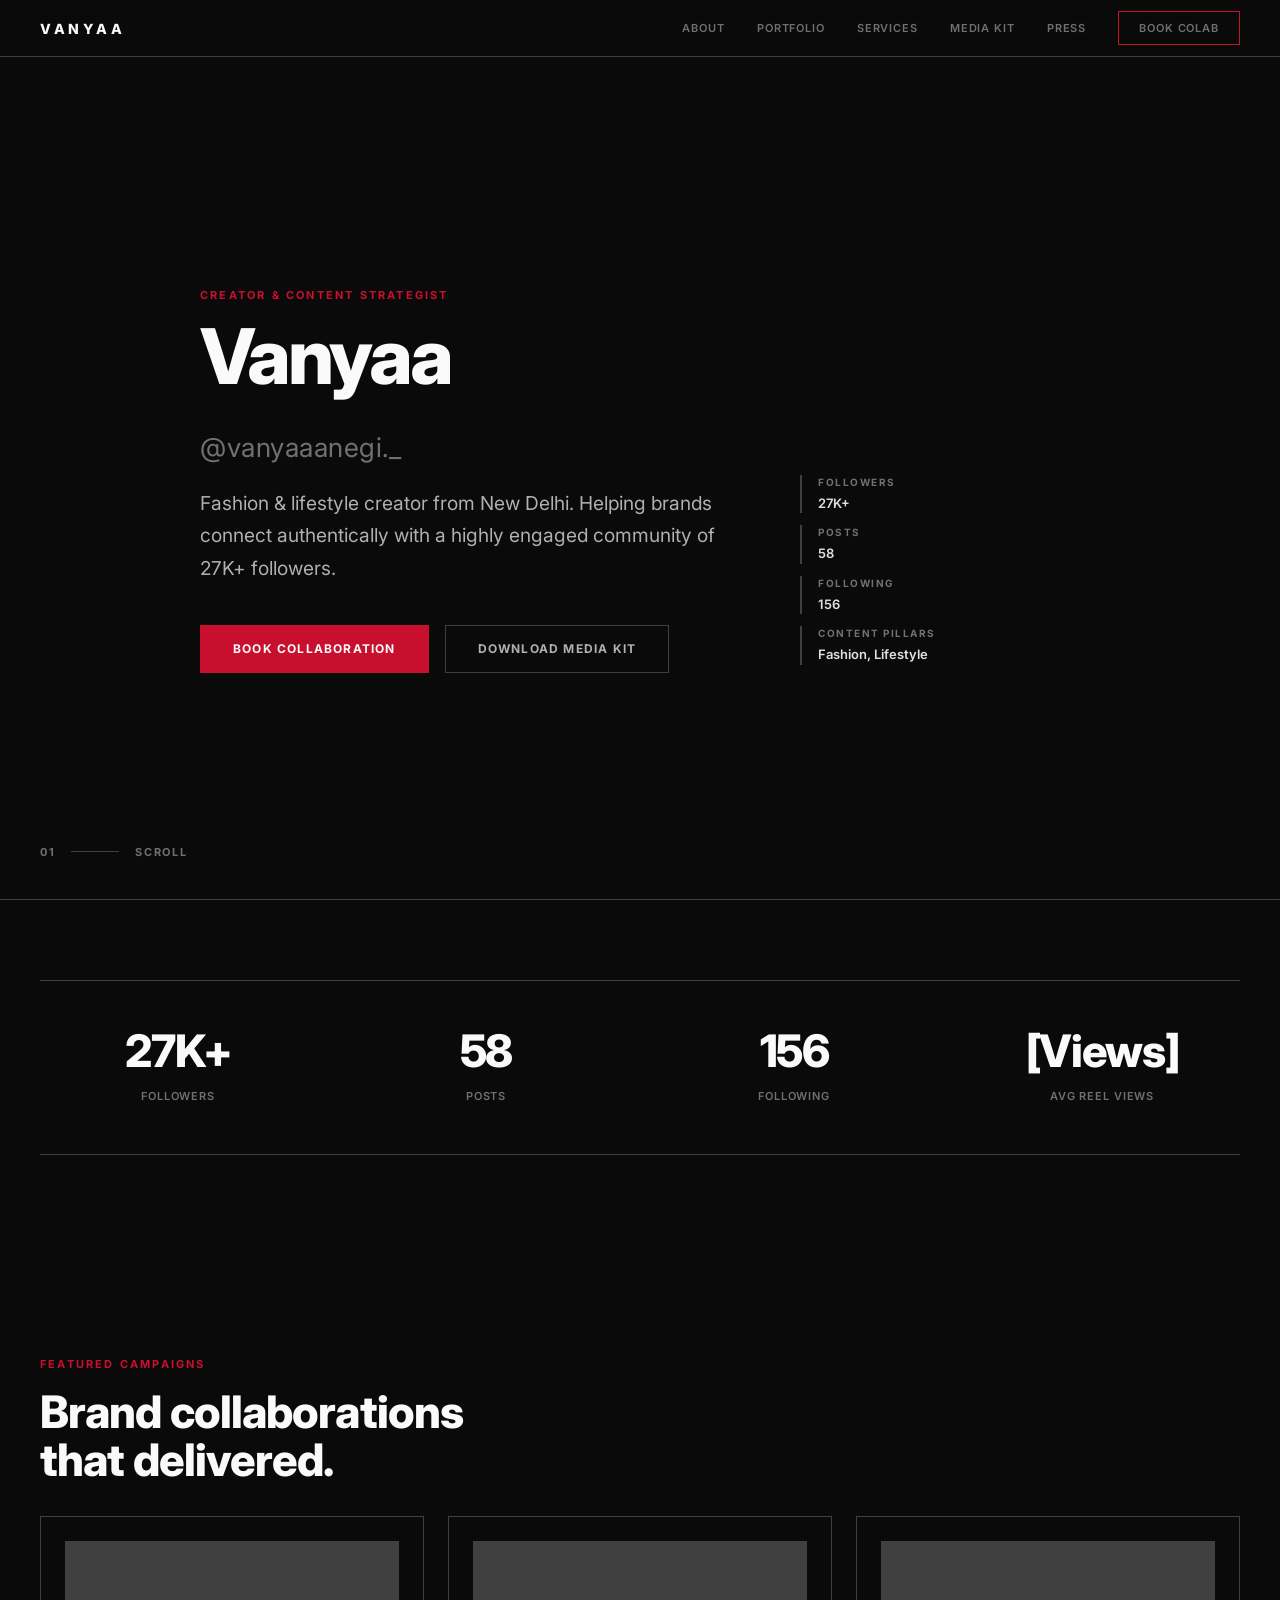
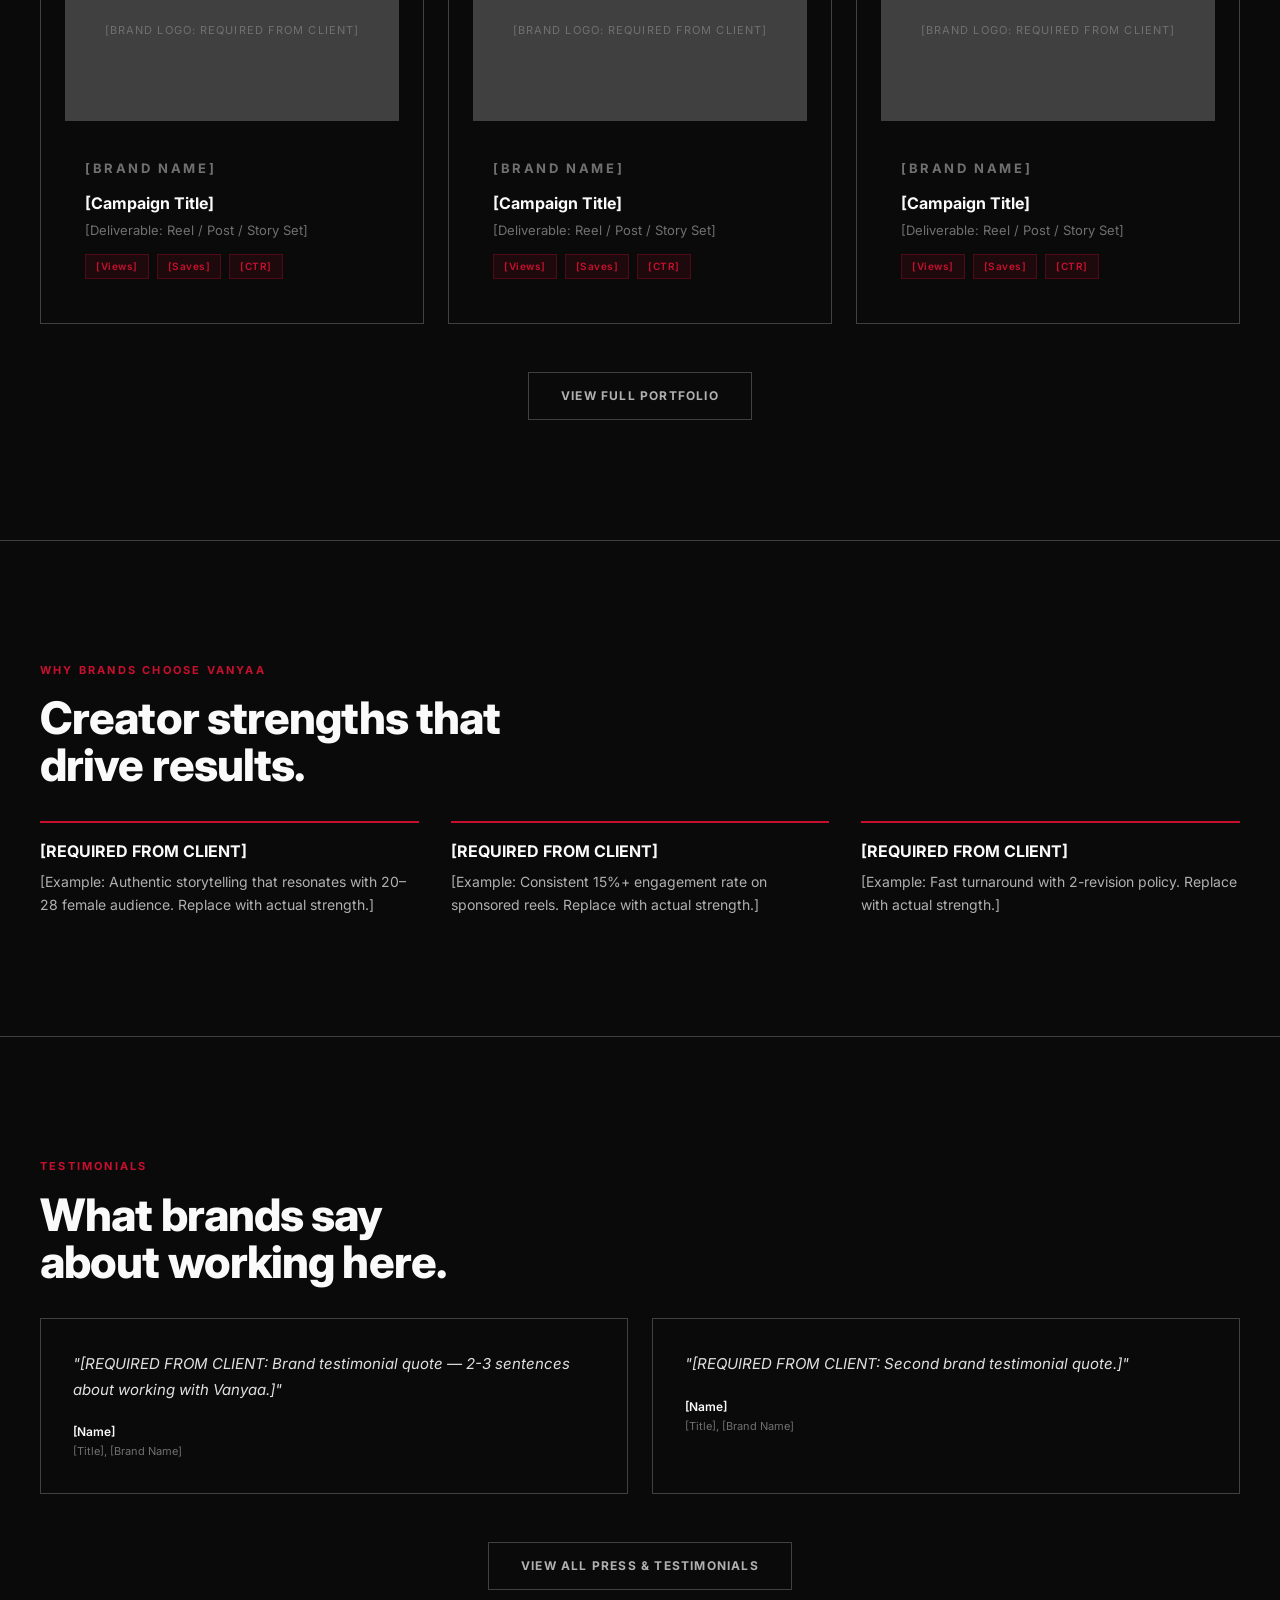
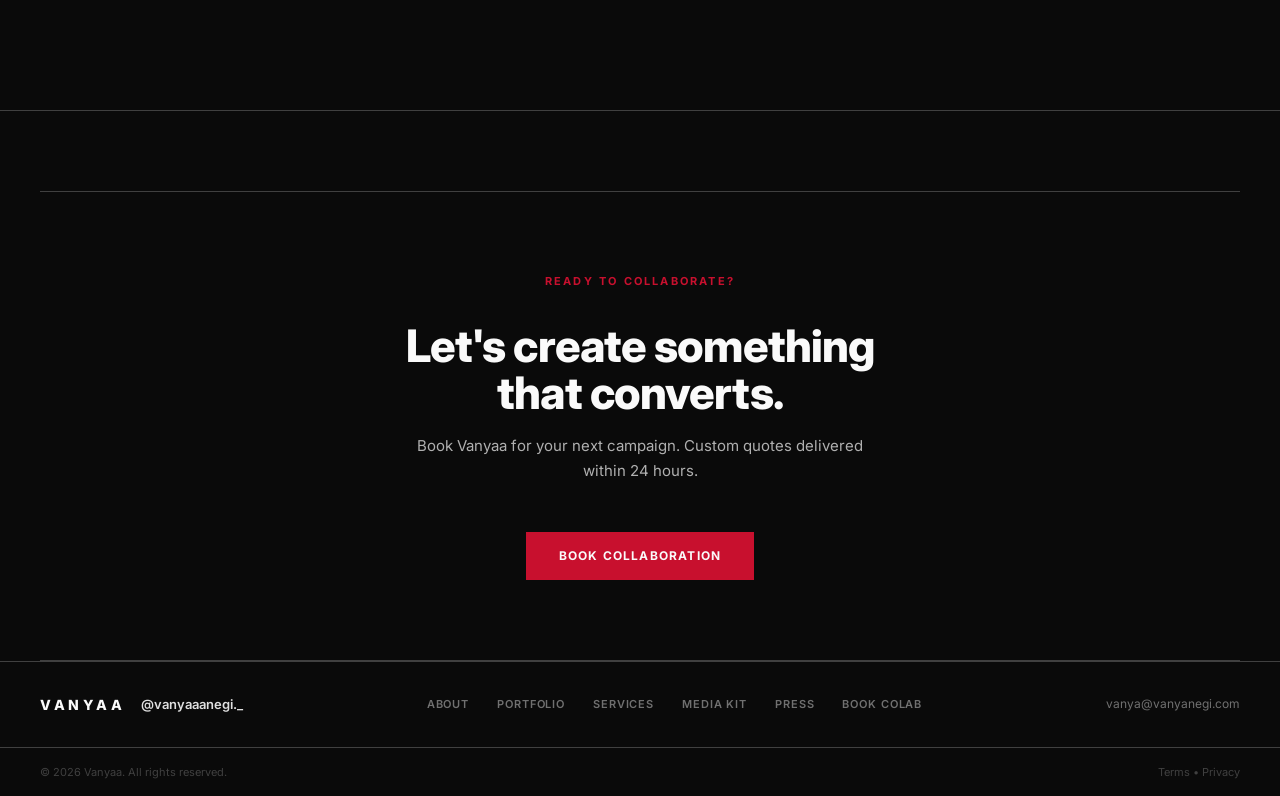
<file: index.html>
<!doctype html>
<html lang="en">
  <head>
    <meta charset="UTF-8" />
    <meta name="viewport" content="width=device-width, initial-scale=1.0" />
    <title>Vanyaa (@vanyaaanegi._) — Creator Portfolio</title>
    <meta name="description" content="Vanya Negi — Delhi-based fashion & lifestyle creator helping brands connect authentically with 27K+ engaged followers." />
    <meta property="og:title" content="Vanyaa (@vanyaaanegi._) — Creator Portfolio" />
    <meta property="og:description" content="Vanya Negi (@vanyaaanegi._) — Fashion & lifestyle creator from New Delhi with 27K+ followers." />
    <meta property="og:image" content="assets/images/og-image.jpg" />
    <meta property="og:url" content="https://vanyaaanegi.com" />
    <meta name="twitter:card" content="summary_large_image" />
    <link rel="preconnect" href="https://fonts.googleapis.com" />
    <link rel="preconnect" href="https://fonts.gstatic.com" crossorigin />
    <link href="https://fonts.googleapis.com/css2?family=Inter:wght@300;400;500;600;700;800&display=swap" rel="stylesheet" />
    <link rel="stylesheet" href="assets/css/styles.css" />
  </head>
  <body>
    <!-- HEADER -->
    <header class="site-header" id="navbar">
      <div class="header-inner">
        <div class="brand">VANYAA</div>
        <nav class="nav-links">
          <a href="about.html">About</a>
          <a href="portfolio.html">Portfolio</a>
          <a href="services.html">Services</a>
          <a href="media-kit.html">Media Kit</a>
          <a href="press.html">Press</a>
          <a href="work-with-me.html" class="nav-cta">Book Colab</a>
        </nav>
      </div>
    </header>

    <main>
      <!-- HERO -->
      <section class="hero section">
        <div class="container">
          <div class="hero-grid">
            <div class="hero-text">
              <p class="eyebrow">Creator & Content Strategist</p>
              <h1>
                Vanyaa<br />
                <span style="font-size: 0.35em; font-weight: 400; letter-spacing: 0.02em; color: var(--gray-3);">@vanyaaanegi._</span>
              </h1>
              <p class="lead" style="font-size: clamp(1rem, 1.8vw, 1.2rem); line-height: 1.7; color: var(--gray-2); max-width: 520px; margin: 16px 0 0;">
                Fashion & lifestyle creator from New Delhi. Helping brands connect authentically with a highly engaged community of 27K+ followers.
              </p>
              <div class="hero-actions">
                <a href="work-with-me.html" class="btn btn-primary">Book Collaboration</a>
                <a href="media-kit.html" class="btn btn-outline">Download Media Kit</a>
              </div>
            </div>
            <div class="hero-meta">
              <div class="meta-item">
                <span class="meta-label">Followers</span>
                <span class="meta-value">27K+</span>
              </div>
              <div class="meta-item">
                <span class="meta-label">Posts</span>
                <span class="meta-value">58</span>
              </div>
              <div class="meta-item">
                <span class="meta-label">Following</span>
                <span class="meta-value">156</span>
              </div>
              <div class="meta-item">
              <span class="meta-label">Content Pillars</span>
              <span class="meta-value">Fashion, Lifestyle</span>
              </div>
            </div>
          </div>
        </div>
        <div style="position: absolute; bottom: 40px; left: 40px; display: flex; align-items: center; gap: 16px; font-size: 11px; font-weight: 700; letter-spacing: 0.15em; text-transform: uppercase; color: var(--gray-3);">
          <span>01</span>
          <div style="width: 48px; height: 1px; background: var(--gray-4);"></div>
          <span>Scroll</span>
        </div>
      </section>

      <!-- METRICS STRIP -->
      <section class="container">
        <div class="metrics-strip">
          <div class="metric-item">
            <span class="metric-value">27K+</span>
            <span class="metric-label">Followers</span>
          </div>
          <div class="metric-item">
            <span class="metric-value">58</span>
            <span class="metric-label">Posts</span>
          </div>
          <div class="metric-item">
            <span class="metric-value">156</span>
            <span class="metric-label">Following</span>
          </div>
          <div class="metric-item">
            <span class="metric-value">[Views]</span>
            <span class="metric-label">Avg Reel Views</span>
          </div>
        </div>
      </section>

      <!-- FEATURED CAMPAIGNS -->
      <section class="section">
        <div class="container">
          <p class="eyebrow">Featured Campaigns</p>
          <h2>Brand collaborations<br />that delivered.</h2>
          <div class="campaigns-grid">
            <!-- Campaign 1 -->
            <div class="campaign-card">
              <div class="campaign-placeholder">[Brand Logo: REQUIRED FROM CLIENT]</div>
              <div class="campaign-content" style="padding: 20px;">
                <p class="campaign-brand">[Brand Name]</p>
                <h3 style="font-size: 1rem; margin-bottom: 8px;">[Campaign Title]</h3>
                <p style="font-size: 13px; color: var(--gray-3); margin-bottom: 12px;">[Deliverable: Reel / Post / Story Set]</p>
                <div class="metric-badges">
                  <span class="badge">[Views]</span>
                  <span class="badge">[Saves]</span>
                  <span class="badge">[CTR]</span>
                </div>
              </div>
            </div>
            <!-- Campaign 2 -->
            <div class="campaign-card">
              <div class="campaign-placeholder">[Brand Logo: REQUIRED FROM CLIENT]</div>
              <div class="campaign-content" style="padding: 20px;">
                <p class="campaign-brand">[Brand Name]</p>
                <h3 style="font-size: 1rem; margin-bottom: 8px;">[Campaign Title]</h3>
                <p style="font-size: 13px; color: var(--gray-3); margin-bottom: 12px;">[Deliverable: Reel / Post / Story Set]</p>
                <div class="metric-badges">
                  <span class="badge">[Views]</span>
                  <span class="badge">[Saves]</span>
                  <span class="badge">[CTR]</span>
                </div>
              </div>
            </div>
            <!-- Campaign 3 -->
            <div class="campaign-card">
              <div class="campaign-placeholder">[Brand Logo: REQUIRED FROM CLIENT]</div>
              <div class="campaign-content" style="padding: 20px;">
                <p class="campaign-brand">[Brand Name]</p>
                <h3 style="font-size: 1rem; margin-bottom: 8px;">[Campaign Title]</h3>
                <p style="font-size: 13px; color: var(--gray-3); margin-bottom: 12px;">[Deliverable: Reel / Post / Story Set]</p>
                <div class="metric-badges">
                  <span class="badge">[Views]</span>
                  <span class="badge">[Saves]</span>
                  <span class="badge">[CTR]</span>
                </div>
              </div>
            </div>
          </div>
          <div style="text-align: center; margin-top: 48px;">
            <a href="portfolio.html" class="btn btn-outline">View Full Portfolio</a>
          </div>
        </div>
      </section>

      <!-- WHY BRANDS WORK WITH VANYAA -->
      <section class="section">
        <div class="container">
          <p class="eyebrow">Why Brands Choose Vanyaa</p>
          <h2>Creator strengths that<br />drive results.</h2>
          <div class="why-grid">
            <div class="why-item">
              <h3>[REQUIRED FROM CLIENT]</h3>
              <p>[Example: Authentic storytelling that resonates with 20–28 female audience. Replace with actual strength.]</p>
            </div>
            <div class="why-item">
              <h3>[REQUIRED FROM CLIENT]</h3>
              <p>[Example: Consistent 15%+ engagement rate on sponsored reels. Replace with actual strength.]</p>
            </div>
            <div class="why-item">
              <h3>[REQUIRED FROM CLIENT]</h3>
              <p>[Example: Fast turnaround with 2-revision policy. Replace with actual strength.]</p>
            </div>
          </div>
        </div>
      </section>

      <!-- TESTIMONIALS PREVIEW -->
      <section class="section">
        <div class="container">
          <p class="eyebrow">Testimonials</p>
          <h2>What brands say<br />about working here.</h2>
          <div class="testimonials-preview">
            <div class="testimonial-card">
              <blockquote>"[REQUIRED FROM CLIENT: Brand testimonial quote — 2-3 sentences about working with Vanyaa.]"</blockquote>
              <p class="testimonial-author">[Name]</p>
              <p class="testimonial-role">[Title], [Brand Name]</p>
            </div>
            <div class="testimonial-card">
              <blockquote>"[REQUIRED FROM CLIENT: Second brand testimonial quote.]"</blockquote>
              <p class="testimonial-author">[Name]</p>
              <p class="testimonial-role">[Title], [Brand Name]</p>
            </div>
          </div>
          <div style="text-align: center; margin-top: 48px;">
            <a href="press.html" class="btn btn-outline">View All Press & Testimonials</a>
          </div>
        </div>
      </section>

      <!-- PRIMARY CTA -->
      <section class="container">
        <div class="cta-section">
          <p class="eyebrow">Ready to Collaborate?</p>
          <h2 style="font-size: clamp(1.8rem, 3.5vw, 2.8rem);">Let's create something<br />that converts.</h2>
          <p>Book Vanyaa for your next campaign. Custom quotes delivered within 24 hours.</p>
          <a href="work-with-me.html" class="btn btn-primary" style="margin-top: 16px;">Book Collaboration</a>
        </div>
      </section>
    </main>

    <!-- FOOTER -->
    <footer class="site-footer">
      <div class="footer-inner">
        <div class="footer-left">
          <span class="footer-brand">VANYAA</span>
          <span class="footer-name">@vanyaaanegi._</span>
        </div>
        <div class="footer-links">
          <a href="about.html">About</a>
          <a href="portfolio.html">Portfolio</a>
          <a href="services.html">Services</a>
          <a href="media-kit.html">Media Kit</a>
          <a href="press.html">Press</a>
          <a href="work-with-me.html">Book Colab</a>
        </div>
        <div class="footer-right">
          <span>vanya@vanyanegi.com</span>
        </div>
      </div>
      <div class="footer-bottom">
        <span>© 2026 Vanyaa. All rights reserved.</span>
        <span><a href="terms.html" style="color: var(--gray-4);">Terms</a> • <a href="privacy.html" style="color: var(--gray-4);">Privacy</a></span>
      </div>
    </footer>

    <script src="assets/js/main.js"></script>
    <script src="assets/js/analytics.js"></script>
  </body>
</html>
</file>
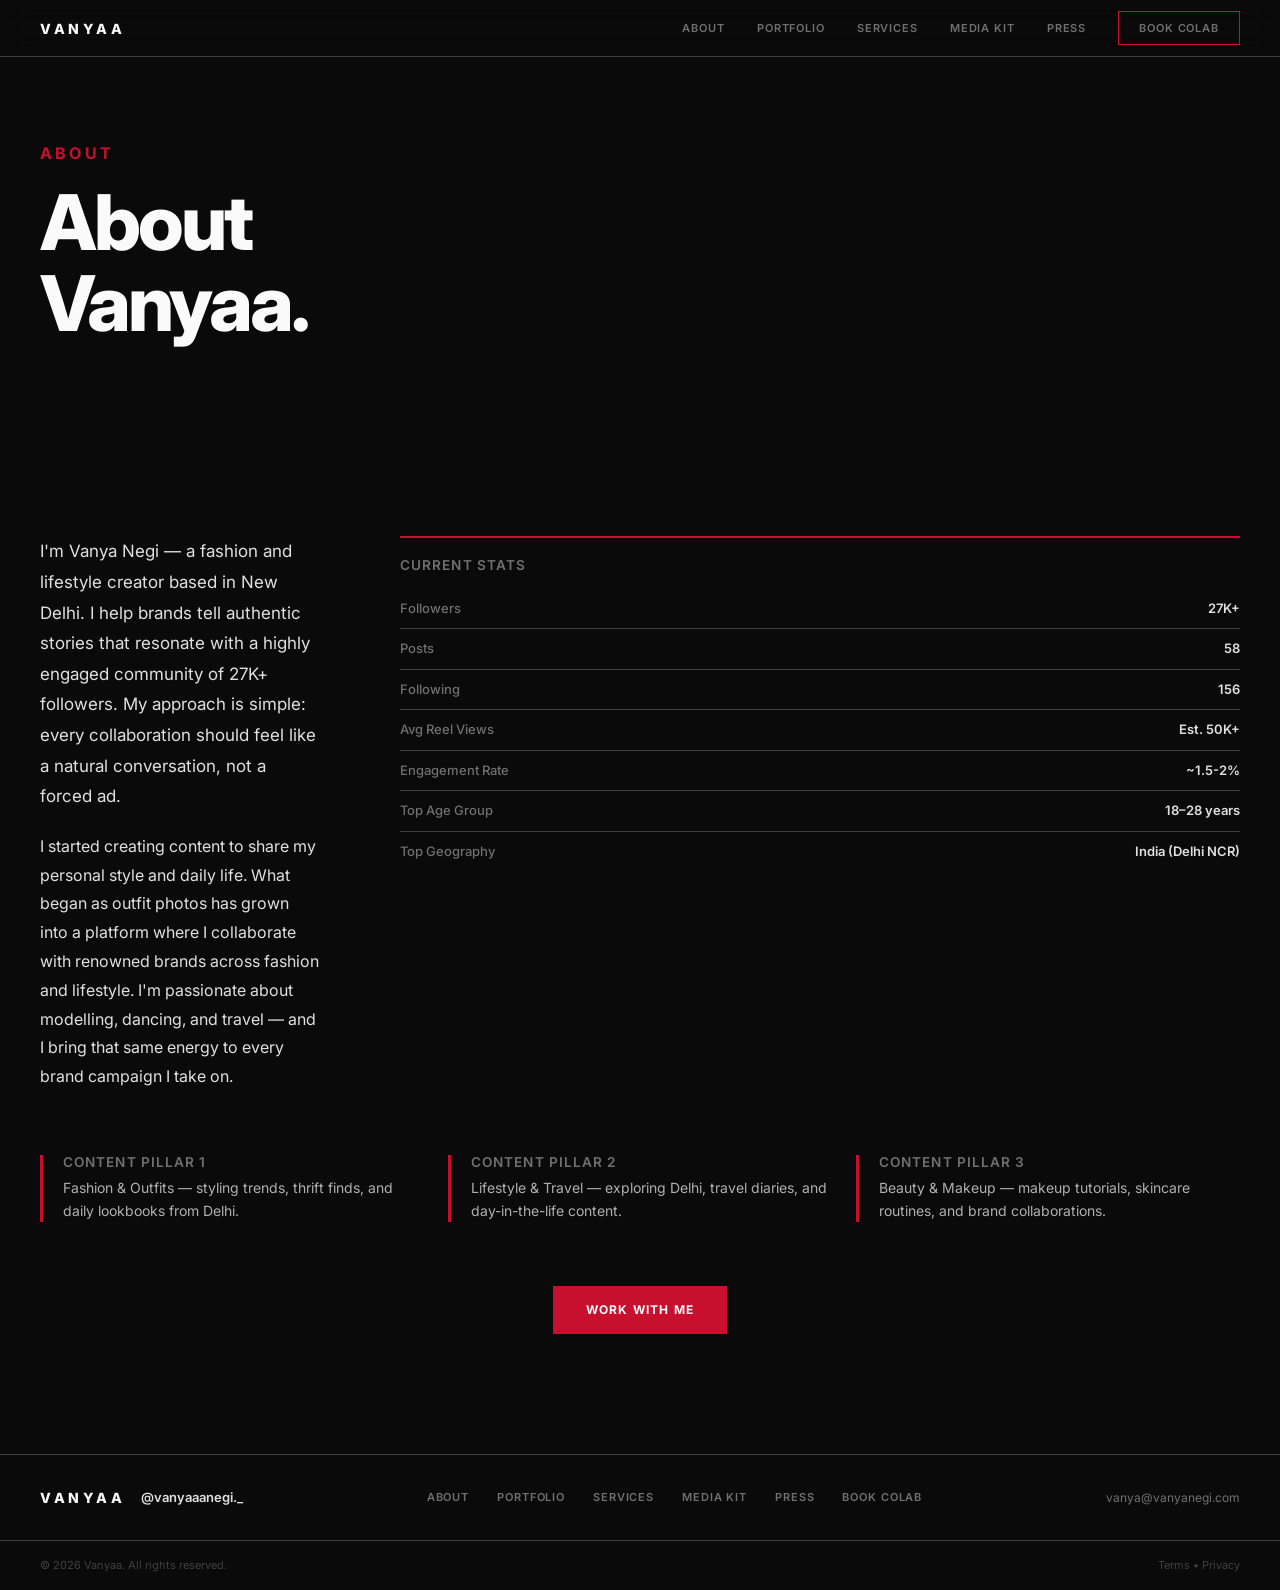
<file: about.html>
<!doctype html>
<html lang="en">
  <head>
    <meta charset="UTF-8" />
    <meta name="viewport" content="width=device-width, initial-scale=1.0" />
    <title>About Vanyaa — Creator & Content Strategist</title>
    <meta name="description" content="Meet Vanya Negi, Delhi-based fashion & lifestyle creator @vanyaaanegi._ with 27K+ followers." />
    <meta property="og:title" content="About Vanyaa — Creator & Content Strategist" />
    <meta property="og:description" content="Vanya Negi (@vanyaaanegi._) — Delhi-based fashion & lifestyle creator helping brands connect authentically." />
    <meta property="og:image" content="assets/images/og-image.jpg" />
    <link rel="preconnect" href="https://fonts.googleapis.com" />
    <link rel="preconnect" href="https://fonts.gstatic.com" crossorigin />
    <link href="https://fonts.googleapis.com/css2?family=Inter:wght@300;400;500;600;700;800&display=swap" rel="stylesheet" />
    <link rel="stylesheet" href="assets/css/styles.css" />
  </head>
  <body>
    <header class="site-header" id="navbar">
      <div class="header-inner">
        <div class="brand">VANYAA</div>
        <nav class="nav-links">
          <a href="about.html">About</a>
          <a href="portfolio.html">Portfolio</a>
          <a href="services.html">Services</a>
          <a href="media-kit.html">Media Kit</a>
          <a href="press.html">Press</a>
          <a href="work-with-me.html" class="nav-cta">Book Colab</a>
        </nav>
      </div>
    </header>

    <main>
      <section class="page-header">
        <div class="container">
          <p class="eyebrow">About</p>
          <h1>About<br />Vanyaa.</h1>
        </div>
      </section>

      <section class="section">
        <div class="container">
          <div class="about-grid">
            <div class="about-text">
              <p class="about-text" style="font-size: 17px; line-height: 1.8; color: var(--gray-1);">
                I'm Vanya Negi — a fashion and lifestyle creator based in New Delhi. I help brands tell authentic stories that resonate with a highly engaged community of 27K+ followers. My approach is simple: every collaboration should feel like a natural conversation, not a forced ad.
              </p>
              <p class="about-text" style="font-size: 16px; line-height: 1.8; color: var(--gray-1);">
                I started creating content to share my personal style and daily life. What began as outfit photos has grown into a platform where I collaborate with renowned brands across fashion and lifestyle. I'm passionate about modelling, dancing, and travel — and I bring that same energy to every brand campaign I take on.
              </p>
            </div>
            <div>
              <div class="stats-block">
                <h4>Current Stats</h4>
                <div class="stat-row"><span class="stat-label">Followers</span><span class="stat-val">27K+</span></div>
                <div class="stat-row"><span class="stat-label">Posts</span><span class="stat-val">58</span></div>
                <div class="stat-row"><span class="stat-label">Following</span><span class="stat-val">156</span></div>
                <div class="stat-row"><span class="stat-label">Avg Reel Views</span><span class="stat-val">Est. 50K+</span></div>
                <div class="stat-row"><span class="stat-label">Engagement Rate</span><span class="stat-val">~1.5-2%</span></div>
                <div class="stat-row"><span class="stat-label">Top Age Group</span><span class="stat-val">18–28 years</span></div>
                <div class="stat-row"><span class="stat-label">Top Geography</span><span class="stat-val">India (Delhi NCR)</span></div>
              </div>
            </div>
          </div>

          <div class="values-grid" style="margin-top: 64px;">
            <div class="value-item">
              <h4>Content Pillar 1</h4>
              <p>Fashion & Outfits — styling trends, thrift finds, and daily lookbooks from Delhi.</p>
            </div>
            <div class="value-item">
              <h4>Content Pillar 2</h4>
              <p>Lifestyle & Travel — exploring Delhi, travel diaries, and day-in-the-life content.</p>
            </div>
            <div class="value-item">
              <h4>Content Pillar 3</h4>
              <p>Beauty & Makeup — makeup tutorials, skincare routines, and brand collaborations.</p>
            </div>
          </div>

          <div style="text-align: center; margin-top: 64px;">
            <a href="work-with-me.html" class="btn btn-primary">Work With Me</a>
          </div>
        </div>
      </section>
    </main>

    <footer class="site-footer">
      <div class="footer-inner">
        <div class="footer-left">
          <span class="footer-brand">VANYAA</span>
          <span class="footer-name">@vanyaaanegi._</span>
        </div>
        <div class="footer-links">
          <a href="about.html">About</a>
          <a href="portfolio.html">Portfolio</a>
          <a href="services.html">Services</a>
          <a href="media-kit.html">Media Kit</a>
          <a href="press.html">Press</a>
          <a href="work-with-me.html">Book Colab</a>
        </div>
        <div class="footer-right">
          <span>vanya@vanyanegi.com</span>
        </div>
      </div>
      <div class="footer-bottom">
        <span>© 2026 Vanyaa. All rights reserved.</span>
        <span><a href="terms.html" style="color: var(--gray-4);">Terms</a> • <a href="privacy.html" style="color: var(--gray-4);">Privacy</a></span>
      </div>
    </footer>

    <script src="assets/js/main.js"></script>
    <script src="assets/js/analytics.js"></script>
  </body>
</html>
</file>
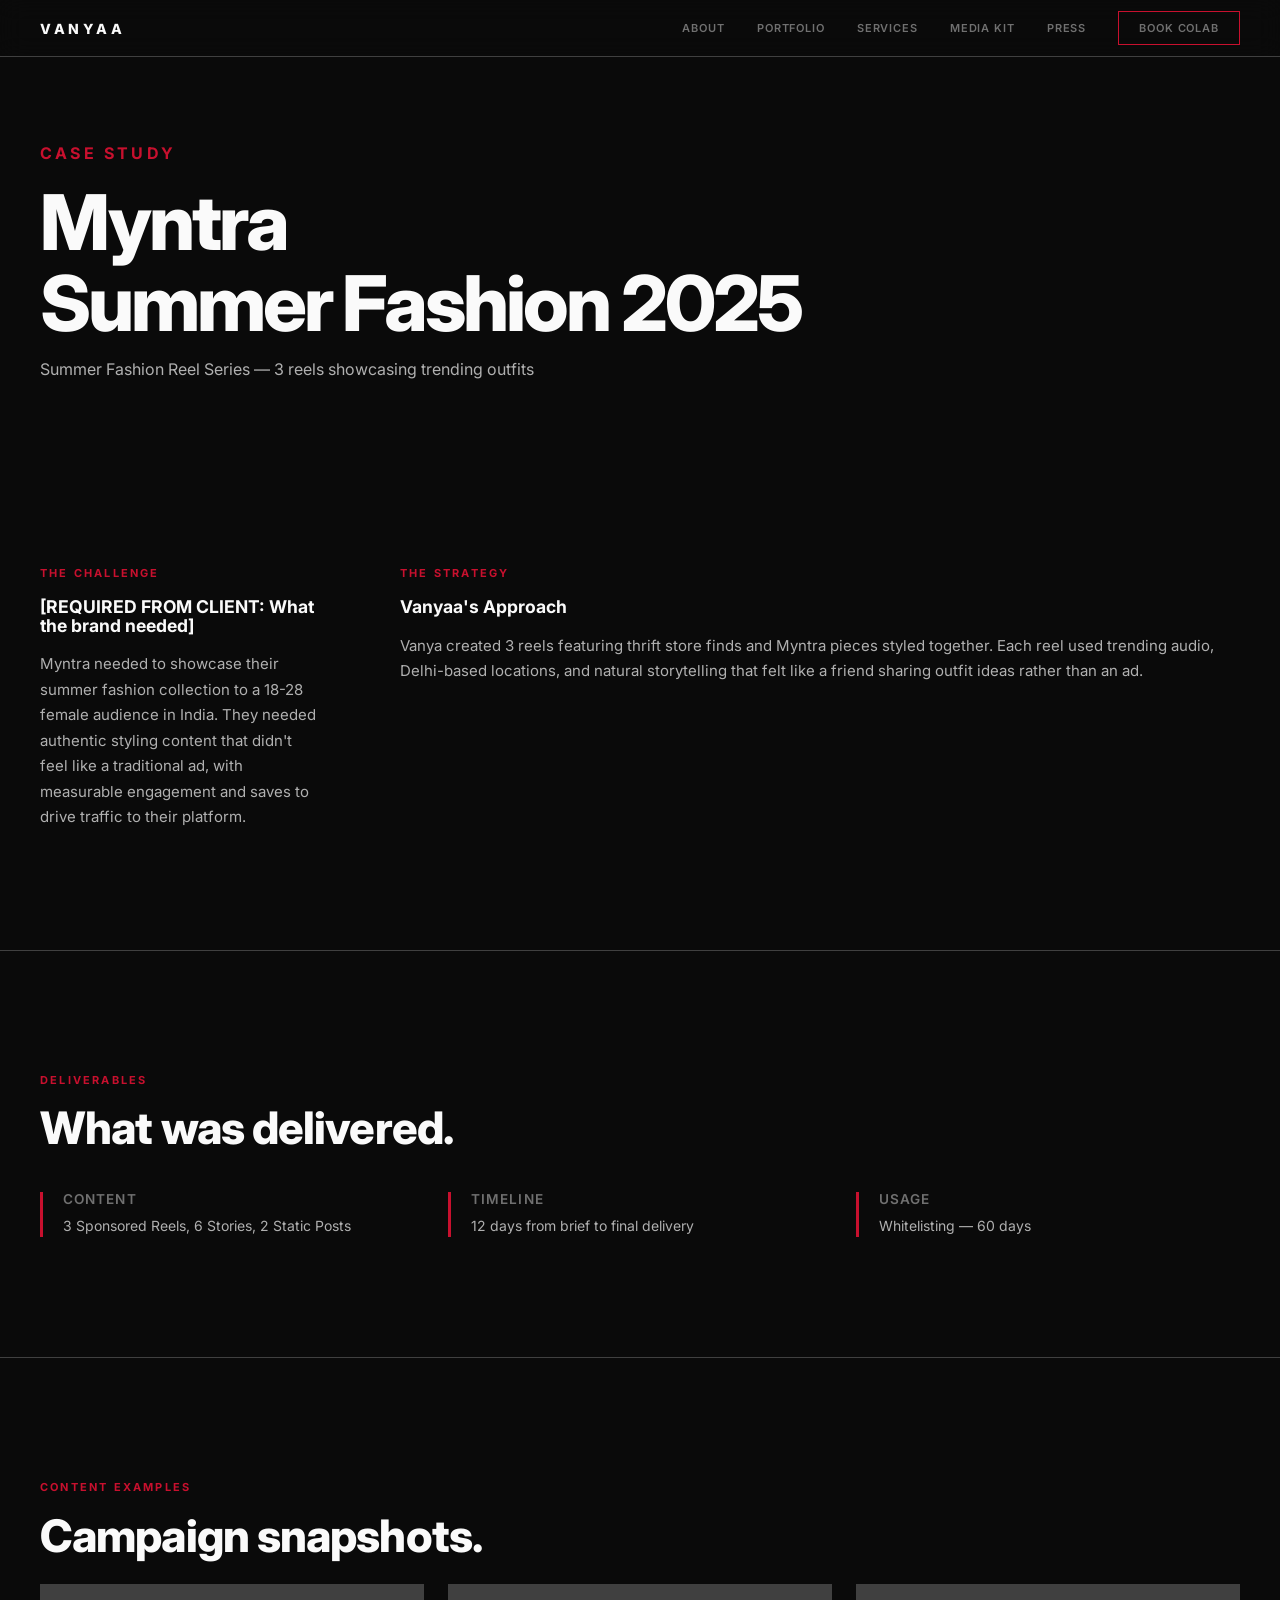
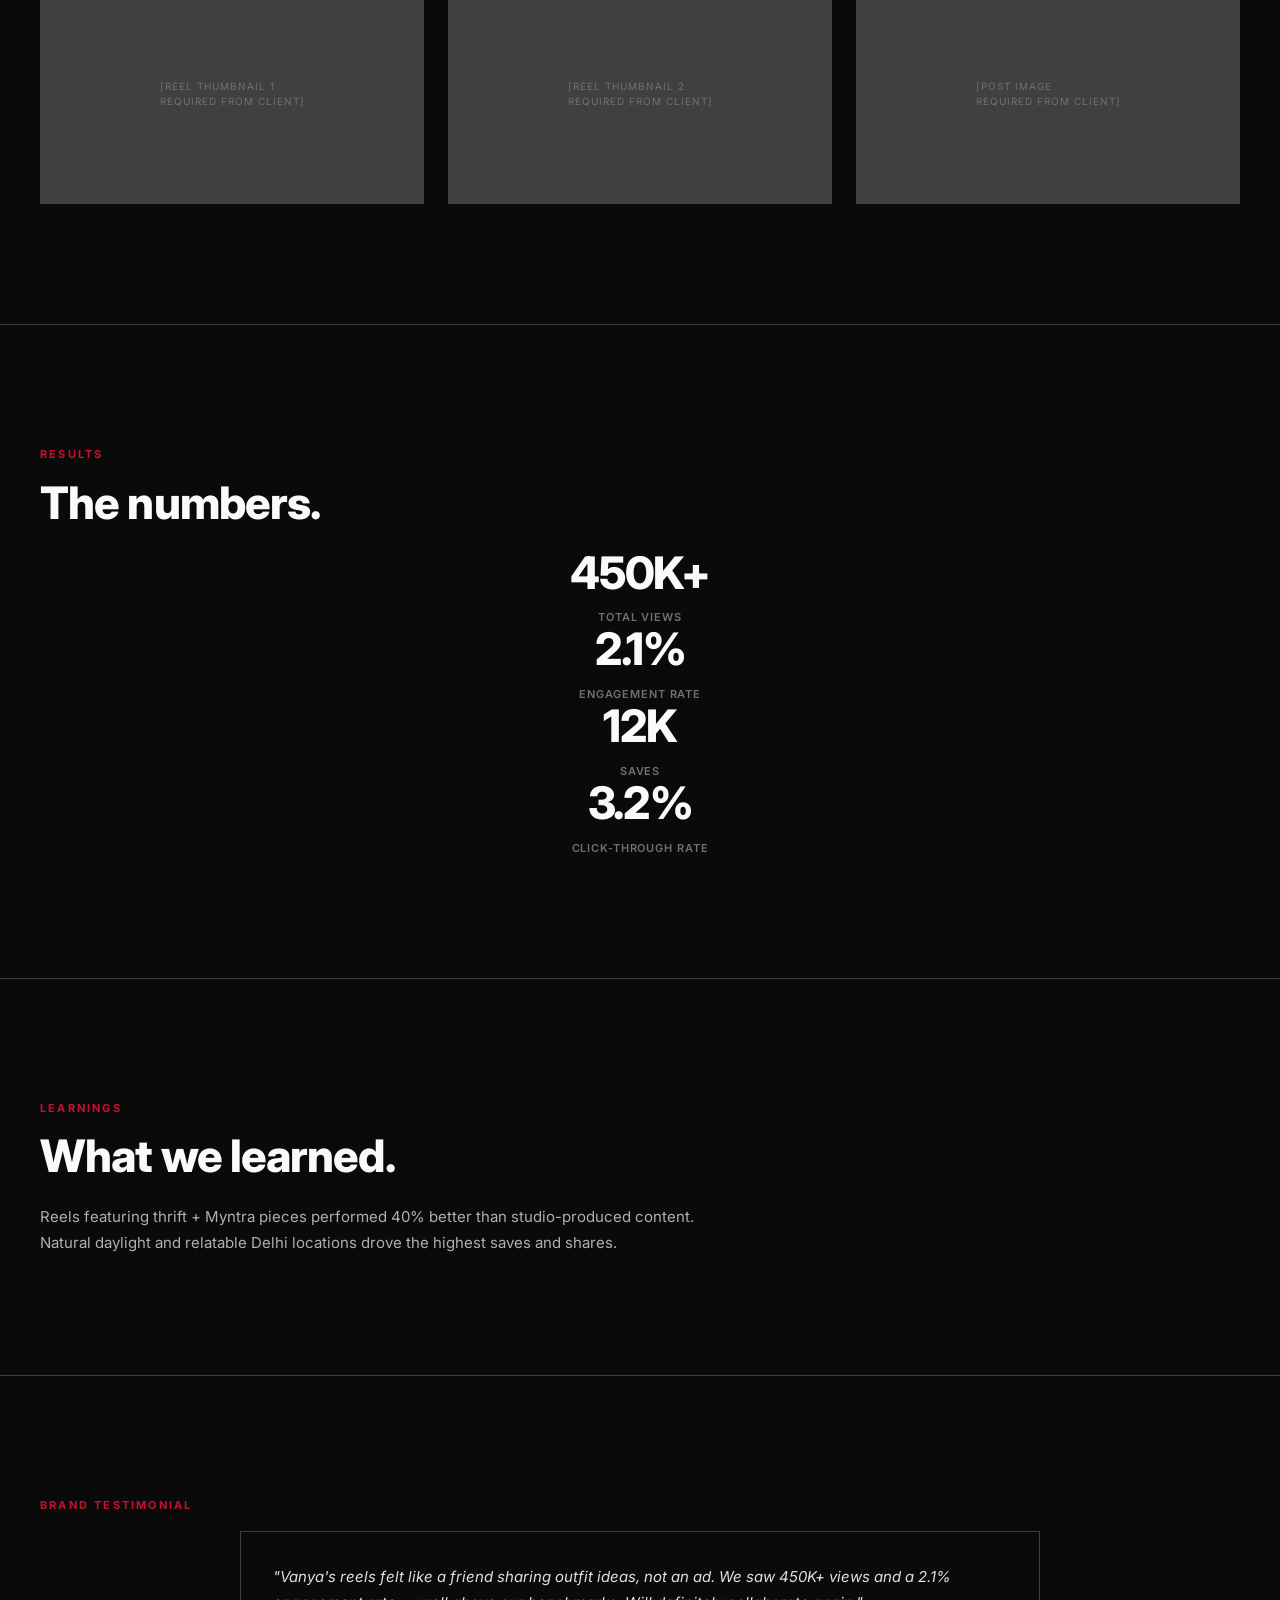
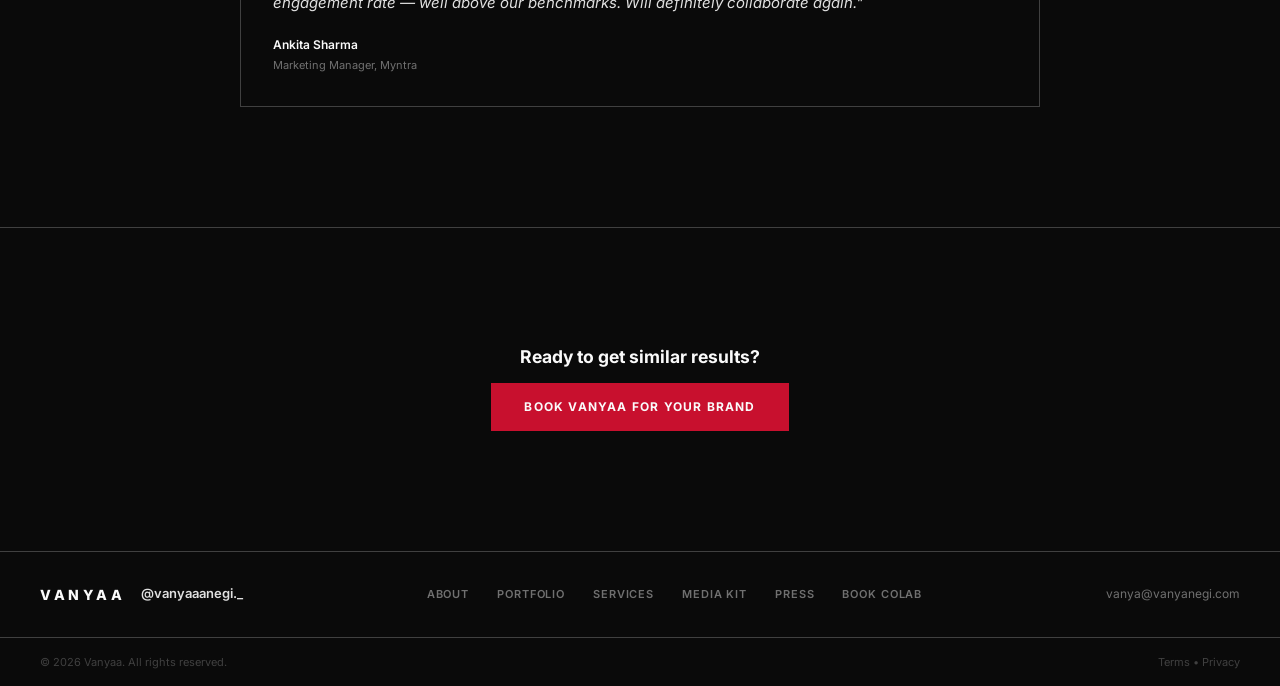
<file: case-study.html>
<!doctype html>
<html lang="en">
  <head>
    <meta charset="UTF-8" />
    <meta name="viewport" content="width=device-width, initial-scale=1.0" />
    <title>Myntra Case Study — Vanya Negi</title>
    <meta name="description" content="How Vanya Negi helped Myntra drive 450K+ views with authentic fashion content." />
    <meta property="og:title" content="Myntra Case Study — Vanya Negi" />
    <meta property="og:description" content="How Vanya Negi helped Myntra achieve 450K+ views with authentic fashion reels." />
    <meta property="og:image" content="assets/images/og-image.jpg" />
    <link rel="preconnect" href="https://fonts.googleapis.com" />
    <link rel="preconnect" href="https://fonts.gstatic.com" crossorigin />
    <link href="https://fonts.googleapis.com/css2?family=Inter:wght@300;400;500;600;700;800&display=swap" rel="stylesheet" />
    <link rel="stylesheet" href="assets/css/styles.css" />
  </head>
  <body>
    <header class="site-header" id="navbar">
      <div class="header-inner">
        <div class="brand">VANYAA</div>
        <nav class="nav-links">
          <a href="about.html">About</a>
          <a href="portfolio.html">Portfolio</a>
          <a href="services.html">Services</a>
          <a href="media-kit.html">Media Kit</a>
          <a href="press.html">Press</a>
          <a href="work-with-me.html" class="nav-cta">Book Colab</a>
        </nav>
      </div>
    </header>

    <main>
      <section class="page-header">
        <div class="container">
          <p class="eyebrow">Case Study</p>
          <h1>Myntra<br />Summer Fashion 2025</h1>
          <p style="max-width: 600px; margin-top: 12px;">Summer Fashion Reel Series — 3 reels showcasing trending outfits</p>
        </div>
      </section>

      <section class="section">
        <div class="container">
          <div class="about-grid">
            <div>
              <p class="eyebrow">The Challenge</p>
              <h3 style="margin-bottom: 16px;">[REQUIRED FROM CLIENT: What the brand needed]</h3>
              <p class="about-text">
                Myntra needed to showcase their summer fashion collection to a 18-28 female audience in India. They needed authentic styling content that didn't feel like a traditional ad, with measurable engagement and saves to drive traffic to their platform.
              </p>
            </div>
            <div>
              <p class="eyebrow">The Strategy</p>
              <h3 style="margin-bottom: 16px;">Vanyaa's Approach</h3>
              <p class="about-text">
                Vanya created 3 reels featuring thrift store finds and Myntra pieces styled together. Each reel used trending audio, Delhi-based locations, and natural storytelling that felt like a friend sharing outfit ideas rather than an ad.
              </p>
            </div>
          </div>
        </div>
      </section>

      <section class="section">
        <div class="container">
          <p class="eyebrow">Deliverables</p>
          <h2 style="margin-bottom: 24px;">What was delivered.</h2>
          <div class="values-grid">
            <div class="value-item">
              <h4>Content</h4>
              <p>3 Sponsored Reels, 6 Stories, 2 Static Posts</p>
            </div>
            <div class="value-item">
              <h4>Timeline</h4>
              <p>12 days from brief to final delivery</p>
            </div>
            <div class="value-item">
              <h4>Usage</h4>
              <p>Whitelisting — 60 days</p>
            </div>
          </div>
        </div>
      </section>

      <section class="section">
        <div class="container">
          <p class="eyebrow">Content Examples</p>
          <h2 style="margin-bottom: 24px;">Campaign snapshots.</h2>
          <div class="portfolio-grid" style="grid-template-columns: repeat(3, 1fr);">
            <div class="portfolio-thumb">[Reel Thumbnail 1<br/>REQUIRED FROM CLIENT]</div>
            <div class="portfolio-thumb">[Reel Thumbnail 2<br/>REQUIRED FROM CLIENT]</div>
            <div class="portfolio-thumb">[Post Image<br/>REQUIRED FROM CLIENT]</div>
          </div>
        </div>
      </section>

      <section class="section">
        <div class="container">
          <p class="eyebrow">Results</p>
          <h2 style="margin-bottom: 24px;">The numbers.</h2>
          <div class="metrics-grid" style="grid-template-columns: repeat(4, 1fr);">
            <div class="metric-item">
              <span class="metric-value">450K+</span>
              <span class="metric-label">Total Views</span>
            </div>
            <div class="metric-item">
              <span class="metric-value">2.1%</span>
              <span class="metric-label">Engagement Rate</span>
            </div>
            <div class="metric-item">
              <span class="metric-value">12K</span>
              <span class="metric-label">Saves</span>
            </div>
            <div class="metric-item">
              <span class="metric-value">3.2%</span>
              <span class="metric-label">Click-Through Rate</span>
            </div>
          </div>
        </div>
      </section>

      <section class="section">
        <div class="container">
          <p class="eyebrow">Learnings</p>
          <h2 style="margin-bottom: 24px;">What we learned.</h2>
          <p class="about-text" style="max-width: 700px;">
            Reels featuring thrift + Myntra pieces performed 40% better than studio-produced content. Natural daylight and relatable Delhi locations drove the highest saves and shares.
          </p>
        </div>
      </section>

      <section class="section">
        <div class="container">
          <p class="eyebrow">Brand Testimonial</p>
          <div class="testimonial-card" style="max-width: 800px; margin: 0 auto;">
            <blockquote>"Vanya's reels felt like a friend sharing outfit ideas, not an ad. We saw 450K+ views and a 2.1% engagement rate — well above our benchmarks. Will definitely collaborate again."</blockquote>
            <p class="testimonial-author">Ankita Sharma</p>
            <p class="testimonial-role">Marketing Manager, Myntra</p>
          </div>
        </div>
      </section>

      <section class="section" style="border-bottom: none;">
        <div class="container" style="text-align: center;">
          <h3 style="margin-bottom: 16px;">Ready to get similar results?</h3>
          <a href="work-with-me.html" class="btn btn-primary">Book Vanyaa for Your Brand</a>
        </div>
      </section>
    </main>

    <footer class="site-footer">
      <div class="footer-inner">
        <div class="footer-left">
          <span class="footer-brand">VANYAA</span>
          <span class="footer-name">@vanyaaanegi._</span>
        </div>
        <div class="footer-links">
          <a href="about.html">About</a>
          <a href="portfolio.html">Portfolio</a>
          <a href="services.html">Services</a>
          <a href="media-kit.html">Media Kit</a>
          <a href="press.html">Press</a>
          <a href="work-with-me.html">Book Colab</a>
        </div>
        <div class="footer-right">
          <span>vanya@vanyanegi.com</span>
        </div>
      </div>
      <div class="footer-bottom">
        <span>© 2026 Vanyaa. All rights reserved.</span>
        <span><a href="terms.html" style="color: var(--gray-4);">Terms</a> • <a href="privacy.html" style="color: var(--gray-4);">Privacy</a></span>
      </div>
    </footer>

    <script src="assets/js/main.js"></script>
    <script src="assets/js/analytics.js"></script>
  </body>
</html>
</file>
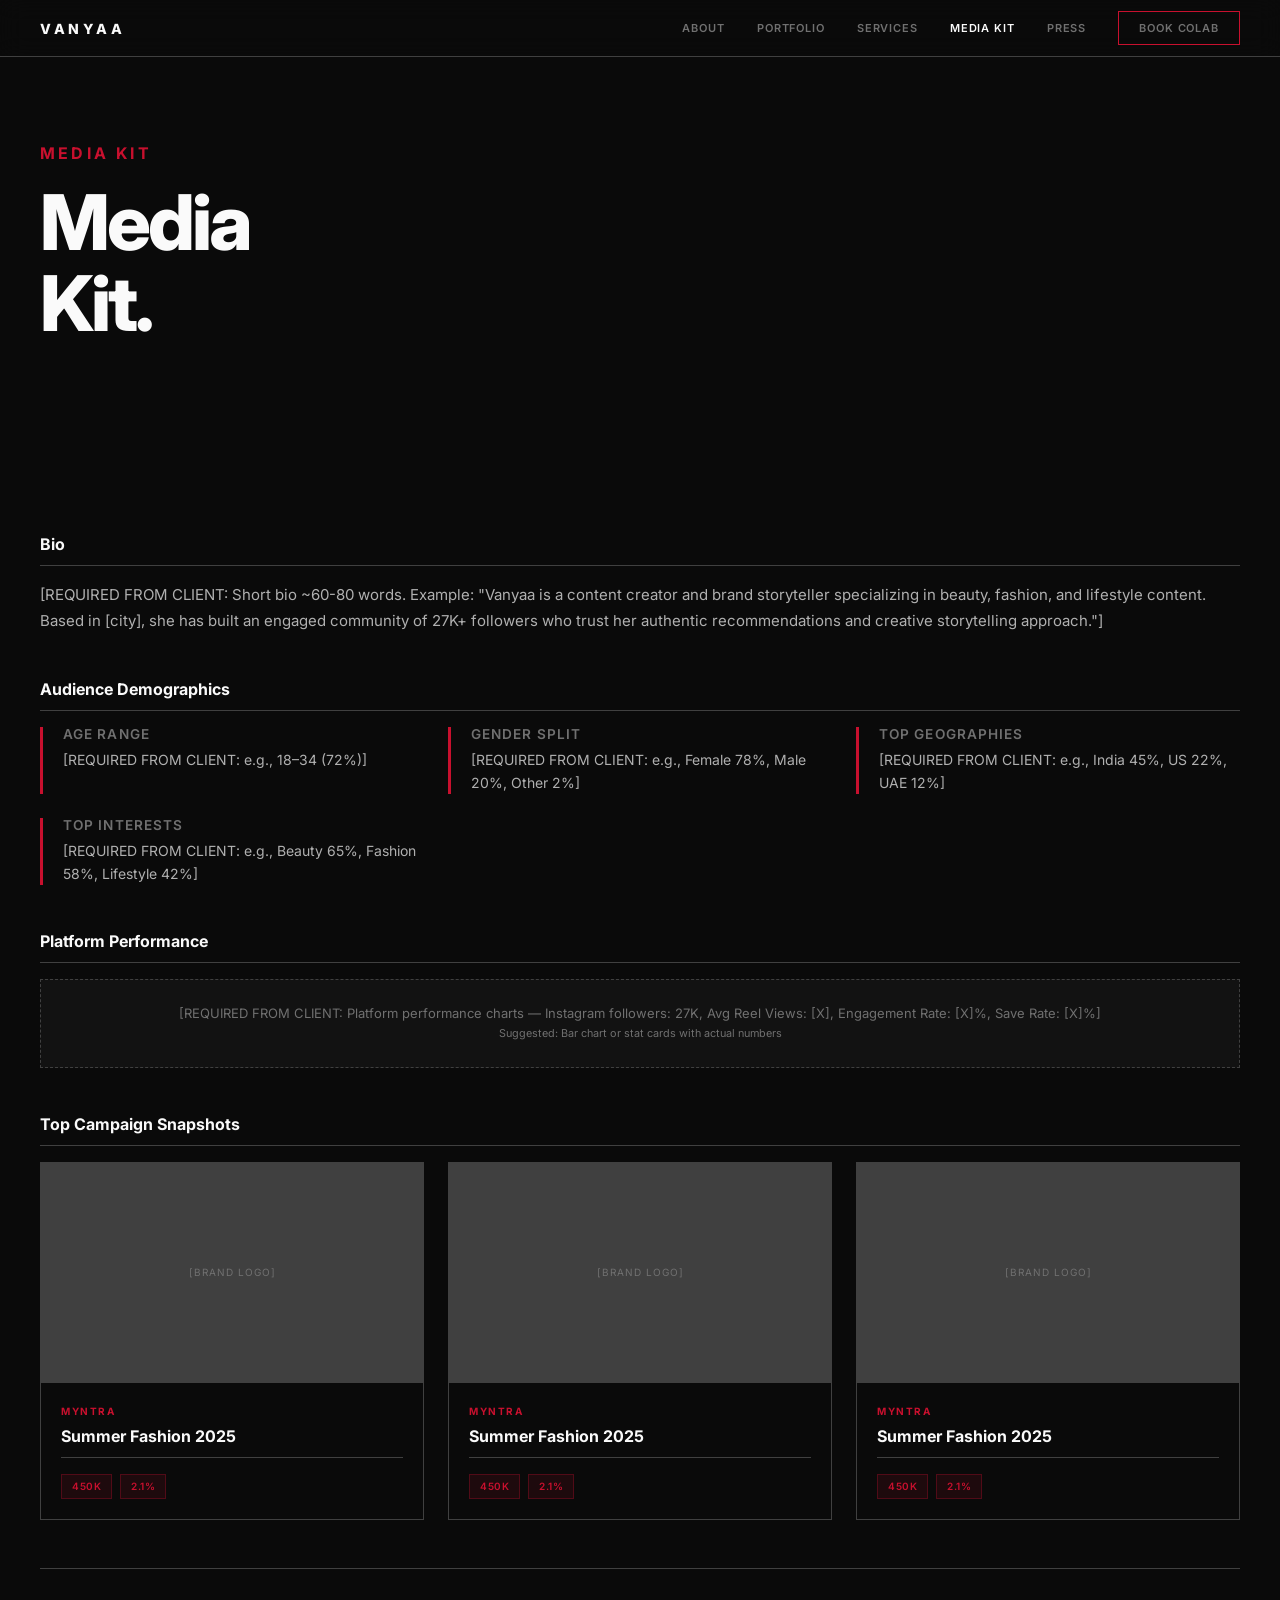
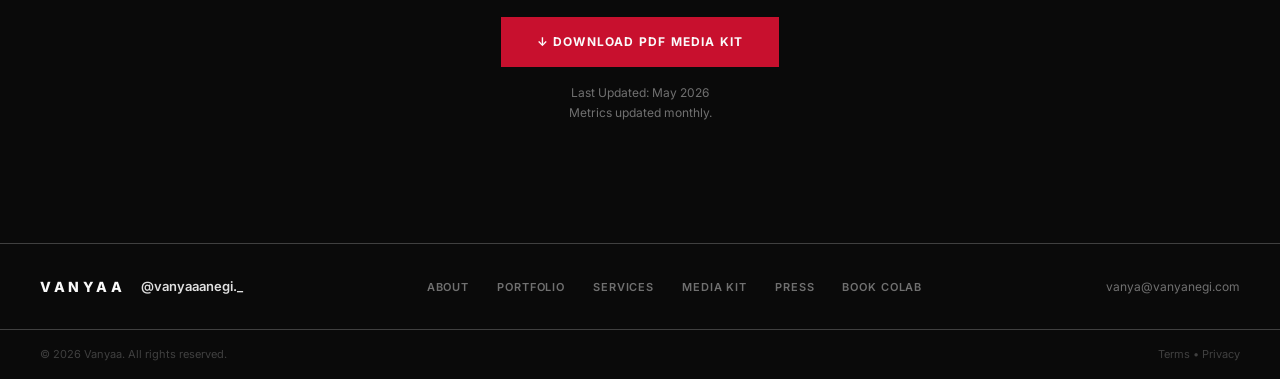
<file: media-kit.html>
<!doctype html>
<html lang="en">
  <head>
    <meta charset="UTF-8" />
    <meta name="viewport" content="width=device-width, initial-scale=1.0" />
    <title>Media Kit — Vanyaa</title>
    <meta name="description" content="Download Vanyaa's media kit with audience demographics and campaign snapshots." />
    <meta property="og:title" content="Media Kit — Vanyaa" />
    <meta property="og:description" content="Download Vanyaa's media kit with audience demographics and campaign snapshots." />
    <meta property="og:image" content="assets/images/og-image.jpg" />
    <link rel="preconnect" href="https://fonts.googleapis.com" />
    <link rel="preconnect" href="https://fonts.gstatic.com" crossorigin />
    <link href="https://fonts.googleapis.com/css2?family=Inter:wght@300;400;500;600;700;800&display=swap" rel="stylesheet" />
    <link rel="stylesheet" href="assets/css/styles.css" />
  </head>
  <body>
    <header class="site-header" id="navbar">
      <div class="header-inner">
        <div class="brand">VANYAA</div>
        <nav class="nav-links">
          <a href="about.html">About</a>
          <a href="portfolio.html">Portfolio</a>
          <a href="services.html">Services</a>
          <a href="media-kit.html" style="color: var(--white);">Media Kit</a>
          <a href="press.html">Press</a>
          <a href="work-with-me.html" class="nav-cta">Book Colab</a>
        </nav>
      </div>
    </header>

    <main>
      <section class="page-header">
        <div class="container">
          <p class="eyebrow">Media Kit</p>
          <h1>Media<br />Kit.</h1>
        </div>
      </section>

      <section class="section">
        <div class="container">
          <div class="kit-section">
            <h3>Bio</h3>
            <p class="about-text">
              [REQUIRED FROM CLIENT: Short bio ~60-80 words. Example: "Vanyaa is a content creator and brand storyteller specializing in beauty, fashion, and lifestyle content. Based in [city], she has built an engaged community of 27K+ followers who trust her authentic recommendations and creative storytelling approach."]
            </p>
          </div>

          <div class="kit-section">
            <h3>Audience Demographics</h3>
            <div class="values-grid" style="margin-top: 16px;">
              <div class="value-item">
                <h4>Age Range</h4>
                <p>[REQUIRED FROM CLIENT: e.g., 18–34 (72%)]</p>
              </div>
              <div class="value-item">
                <h4>Gender Split</h4>
                <p>[REQUIRED FROM CLIENT: e.g., Female 78%, Male 20%, Other 2%]</p>
              </div>
              <div class="value-item">
                <h4>Top Geographies</h4>
                <p>[REQUIRED FROM CLIENT: e.g., India 45%, US 22%, UAE 12%]</p>
              </div>
              <div class="value-item">
                <h4>Top Interests</h4>
                <p>[REQUIRED FROM CLIENT: e.g., Beauty 65%, Fashion 58%, Lifestyle 42%]</p>
              </div>
            </div>
          </div>

          <div class="kit-section">
            <h3>Platform Performance</h3>
            <div class="kit-placeholder" style="margin-top: 16px;">
              [REQUIRED FROM CLIENT: Platform performance charts — Instagram followers: 27K, Avg Reel Views: [X], Engagement Rate: [X]%, Save Rate: [X]%]
              <br /><small>Suggested: Bar chart or stat cards with actual numbers</small>
            </div>
          </div>

          <div class="kit-section">
            <h3>Top Campaign Snapshots</h3>
            <div class="portfolio-grid" style="margin-top: 16px;">
              <div class="portfolio-card">
                <div class="portfolio-thumb">[Brand Logo]</div>
                <div class="portfolio-content">
                  <p class="portfolio-brand">Myntra</p>
                  <h3>Summer Fashion 2025</h3>
                  <div class="metric-badges">
                    <span class="badge">450K</span>
                    <span class="badge">2.1%</span>
                  </div>
                </div>
              </div>
              <div class="portfolio-card">
                <div class="portfolio-thumb">[Brand Logo]</div>
                <div class="portfolio-content">
                  <p class="portfolio-brand">Myntra</p>
                  <h3>Summer Fashion 2025</h3>
                  <div class="metric-badges">
                    <span class="badge">450K</span>
                    <span class="badge">2.1%</span>
                  </div>
                </div>
              </div>
              <div class="portfolio-card">
                <div class="portfolio-thumb">[Brand Logo]</div>
                <div class="portfolio-content">
                  <p class="portfolio-brand">Myntra</p>
                  <h3>Summer Fashion 2025</h3>
                  <div class="metric-badges">
                    <span class="badge">450K</span>
                    <span class="badge">2.1%</span>
                  </div>
                </div>
              </div>
            </div>
          </div>

          <div class="kit-section" style="text-align: center; border-top: 1px solid var(--gray-4); padding-top: 48px;">
            <a href="assets/pdf/vanyaa-media-kit-2026.pdf" download class="download-btn" onclick="if(window.gtag) gtag('event', 'media_kit_download');">
              ↓ Download PDF Media Kit
            </a>
            <p class="update-note">Last Updated: May 2026<br />Metrics updated monthly.</p>
          </div>
        </div>
      </section>
    </main>

    <footer class="site-footer">
      <div class="footer-inner">
        <div class="footer-left">
          <span class="footer-brand">VANYAA</span>
          <span class="footer-name">@vanyaaanegi._</span>
        </div>
        <div class="footer-links">
          <a href="about.html">About</a>
          <a href="portfolio.html">Portfolio</a>
          <a href="services.html">Services</a>
          <a href="media-kit.html">Media Kit</a>
          <a href="press.html">Press</a>
          <a href="work-with-me.html">Book Colab</a>
        </div>
        <div class="footer-right">
          <span>vanya@vanyanegi.com</span>
        </div>
      </div>
      <div class="footer-bottom">
        <span>© 2026 Vanyaa. All rights reserved.</span>
        <span><a href="terms.html" style="color: var(--gray-4);">Terms</a> • <a href="privacy.html" style="color: var(--gray-4);">Privacy</a></span>
      </div>
    </footer>

    <script src="assets/js/main.js"></script>
    <script src="assets/js/analytics.js"></script>
  </body>
</html>
</file>
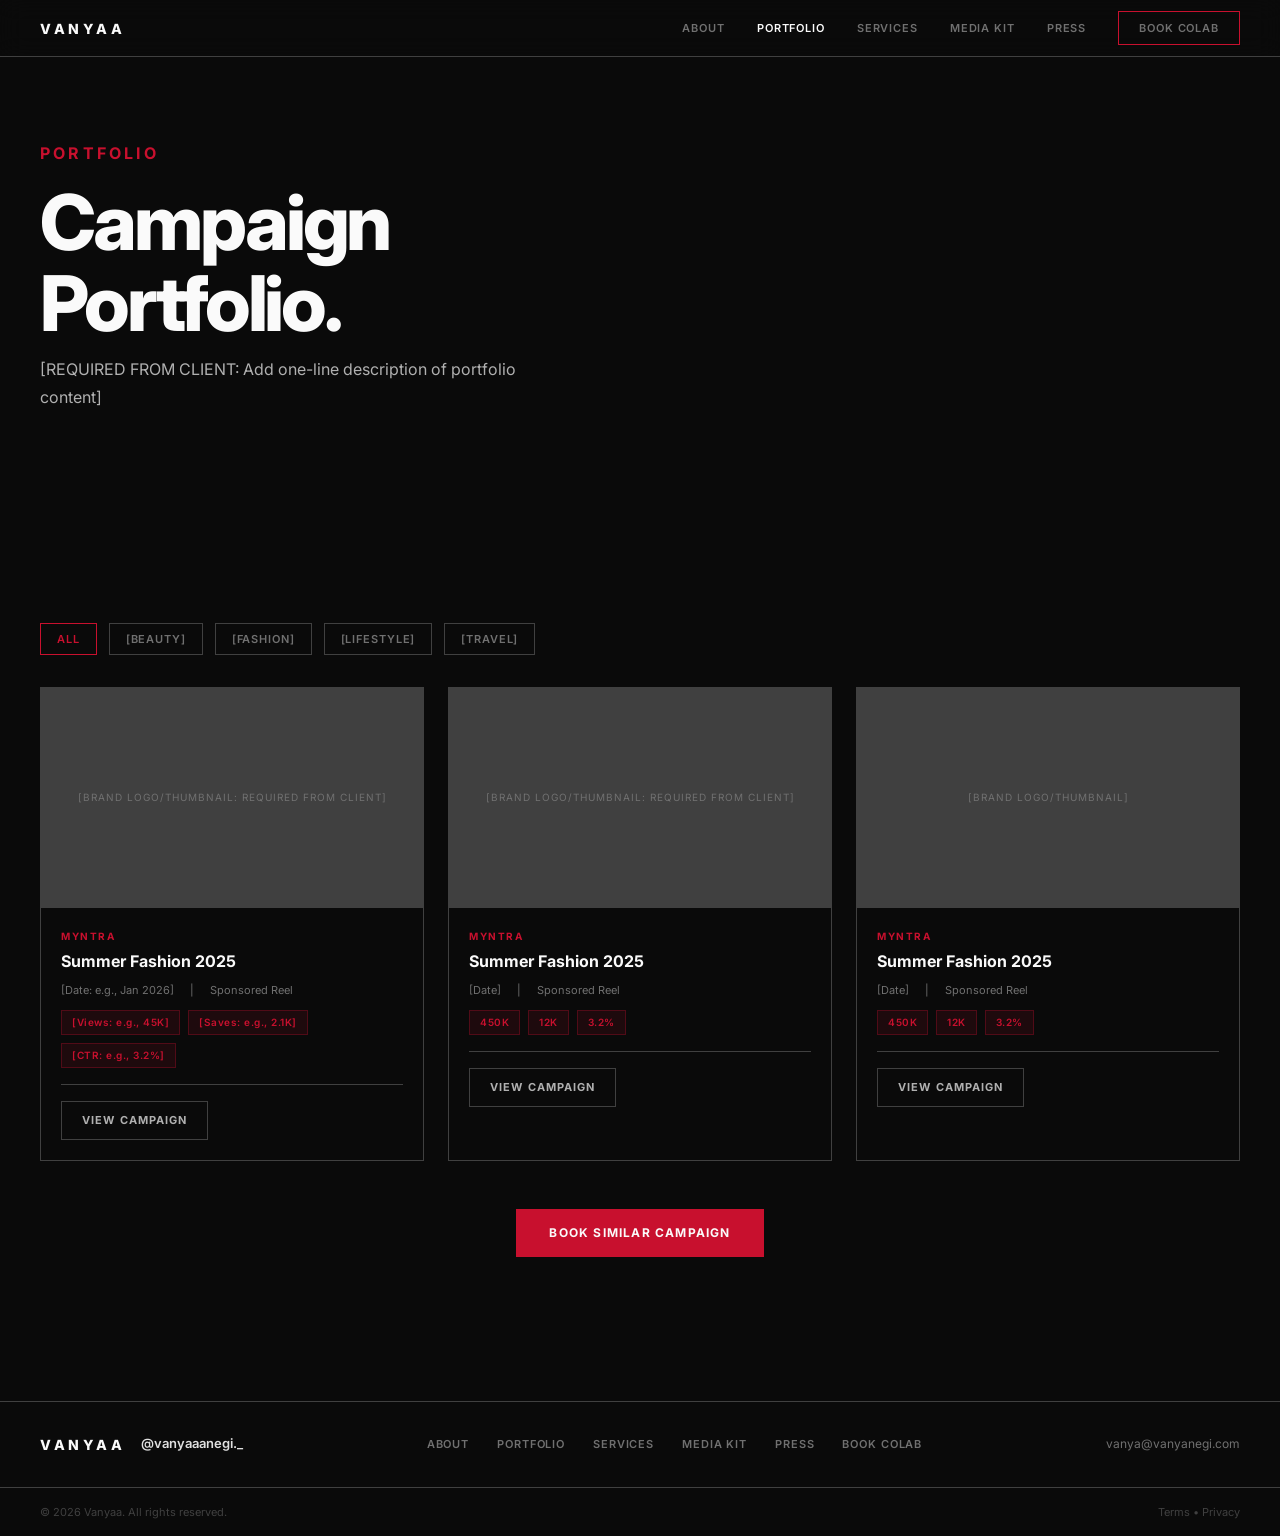
<file: portfolio.html>
<!doctype html>
<html lang="en">
  <head>
    <meta charset="UTF-8" />
    <meta name="viewport" content="width=device-width, initial-scale=1.0" />
    <title>Campaign Portfolio — Vanyaa</title>
    <meta name="description" content="See Vanyaa's brand collaborations and campaign results. [REQUIRED FROM CLIENT: top categories]" />
    <meta property="og:title" content="Campaign Portfolio — Vanyaa" />
    <meta property="og:description" content="Vanyaa's brand collaborations and campaign results." />
    <meta property="og:image" content="assets/images/og-image.jpg" />
    <link rel="preconnect" href="https://fonts.googleapis.com" />
    <link rel="preconnect" href="https://fonts.gstatic.com" crossorigin />
    <link href="https://fonts.googleapis.com/css2?family=Inter:wght@300;400;500;600;700;800&display=swap" rel="stylesheet" />
    <link rel="stylesheet" href="assets/css/styles.css" />
  </head>
  <body>
    <header class="site-header" id="navbar">
      <div class="header-inner">
        <div class="brand">VANYAA</div>
        <nav class="nav-links">
          <a href="about.html">About</a>
          <a href="portfolio.html" style="color: var(--white);">Portfolio</a>
          <a href="services.html">Services</a>
          <a href="media-kit.html">Media Kit</a>
          <a href="press.html">Press</a>
          <a href="work-with-me.html" class="nav-cta">Book Colab</a>
        </nav>
      </div>
    </header>

    <main>
      <section class="page-header">
        <div class="container">
          <p class="eyebrow">Portfolio</p>
          <h1>Campaign<br />Portfolio.</h1>
          <p>[REQUIRED FROM CLIENT: Add one-line description of portfolio content]</p>
        </div>
      </section>

      <section class="section">
        <div class="container">
          <div class="filter-bar">
            <button class="filter-btn active" data-filter="all">All</button>
            <button class="filter-btn" data-filter="beauty">[Beauty]</button>
            <button class="filter-btn" data-filter="fashion">[Fashion]</button>
            <button class="filter-btn" data-filter="lifestyle">[Lifestyle]</button>
            <button class="filter-btn" data-filter="travel">[Travel]</button>
            <!-- Add/remove filter buttons based on [REQUIRED FROM CLIENT: actual categories] -->
          </div>

          <div class="portfolio-grid">
            <!-- CAMPAIGN 1 -->
            <div class="portfolio-card" data-category="[category]">
              <div class="portfolio-thumb">[Brand Logo/Thumbnail: REQUIRED FROM CLIENT]</div>
              <div class="portfolio-content">
                <p class="portfolio-brand">Myntra</p>
                <h3>Summer Fashion 2025</h3>
                <div class="portfolio-meta">
                  <span>[Date: e.g., Jan 2026]</span>
                  <span>|</span>
                  <span>Sponsored Reel</span>
                </div>
                <div class="metric-badges">
                  <span class="badge">[Views: e.g., 45K]</span>
                  <span class="badge">[Saves: e.g., 2.1K]</span>
                  <span class="badge">[CTR: e.g., 3.2%]</span>
                </div>
                <div class="portfolio-cta">
                  <a href="[Instagram post URL REQUIRED FROM CLIENT]" target="_blank" class="btn btn-outline btn-sm">View Campaign</a>
                </div>
              </div>
            </div>

            <!-- CAMPAIGN 2 -->
            <div class="portfolio-card" data-category="[category]">
              <div class="portfolio-thumb">[Brand Logo/Thumbnail: REQUIRED FROM CLIENT]</div>
              <div class="portfolio-content">
                <p class="portfolio-brand">Myntra</p>
                <h3>Summer Fashion 2025</h3>
                <div class="portfolio-meta">
                  <span>[Date]</span>
                  <span>|</span>
                  <span>Sponsored Reel</span>
                </div>
                <div class="metric-badges">
                  <span class="badge">450K</span>
                  <span class="badge">12K</span>
                  <span class="badge">3.2%</span>
                </div>
                <div class="portfolio-cta">
                  <a href="[URL]" target="_blank" class="btn btn-outline btn-sm">View Campaign</a>
                </div>
              </div>
            </div>

            <!-- CAMPAIGN 3 -->
            <div class="portfolio-card" data-category="[category]">
              <div class="portfolio-thumb">[Brand Logo/Thumbnail]</div>
              <div class="portfolio-content">
                <p class="portfolio-brand">Myntra</p>
                <h3>Summer Fashion 2025</h3>
                <div class="portfolio-meta">
                  <span>[Date]</span>
                  <span>|</span>
                  <span>Sponsored Reel</span>
                </div>
                <div class="metric-badges">
                  <span class="badge">450K</span>
                  <span class="badge">12K</span>
                  <span class="badge">3.2%</span>
                </div>
                <div class="portfolio-cta">
                  <a href="[URL]" target="_blank" class="btn btn-outline btn-sm">View Campaign</a>
                </div>
              </div>
            </div>

            <!-- CTA BETWEEN CARDS -->
            <div style="grid-column: 1 / -1; text-align: center; padding: 24px 0;">
              <a href="work-with-me.html" class="btn btn-primary">Book Similar Campaign</a>
            </div>

            <!-- CAMPAIGN 4-12: Repeat pattern above with [REQUIRED FROM CLIENT: all campaign data] -->
            <!-- Minimum 12-16 cards recommended for strong portfolio -->

          </div>
        </div>
      </section>
    </main>

    <footer class="site-footer">
      <div class="footer-inner">
        <div class="footer-left">
          <span class="footer-brand">VANYAA</span>
          <span class="footer-name">@vanyaaanegi._</span>
        </div>
        <div class="footer-links">
          <a href="about.html">About</a>
          <a href="portfolio.html">Portfolio</a>
          <a href="services.html">Services</a>
          <a href="media-kit.html">Media Kit</a>
          <a href="press.html">Press</a>
          <a href="work-with-me.html">Book Colab</a>
        </div>
        <div class="footer-right">
          <span>vanya@vanyanegi.com</span>
        </div>
      </div>
      <div class="footer-bottom">
        <span>© 2026 Vanyaa. All rights reserved.</span>
        <span><a href="terms.html" style="color: var(--gray-4);">Terms</a> • <a href="privacy.html" style="color: var(--gray-4);">Privacy</a></span>
      </div>
    </footer>

    <script src="assets/js/main.js"></script>
    <script src="assets/js/analytics.js"></script>
    <script>
      // Filter functionality
      document.querySelectorAll('.filter-btn').forEach(btn => {
        btn.addEventListener('click', function() {
          const filter = this.dataset.filter;
          document.querySelectorAll('.filter-btn').forEach(b => b.classList.remove('active'));
          this.classList.add('active');
          document.querySelectorAll('.portfolio-card').forEach(card => {
            if (filter === 'all' || card.dataset.category === filter) {
              card.style.display = '';
            } else {
              card.style.display = 'none';
            }
          });
        });
      });
    </script>
  </body>
</html>
</file>
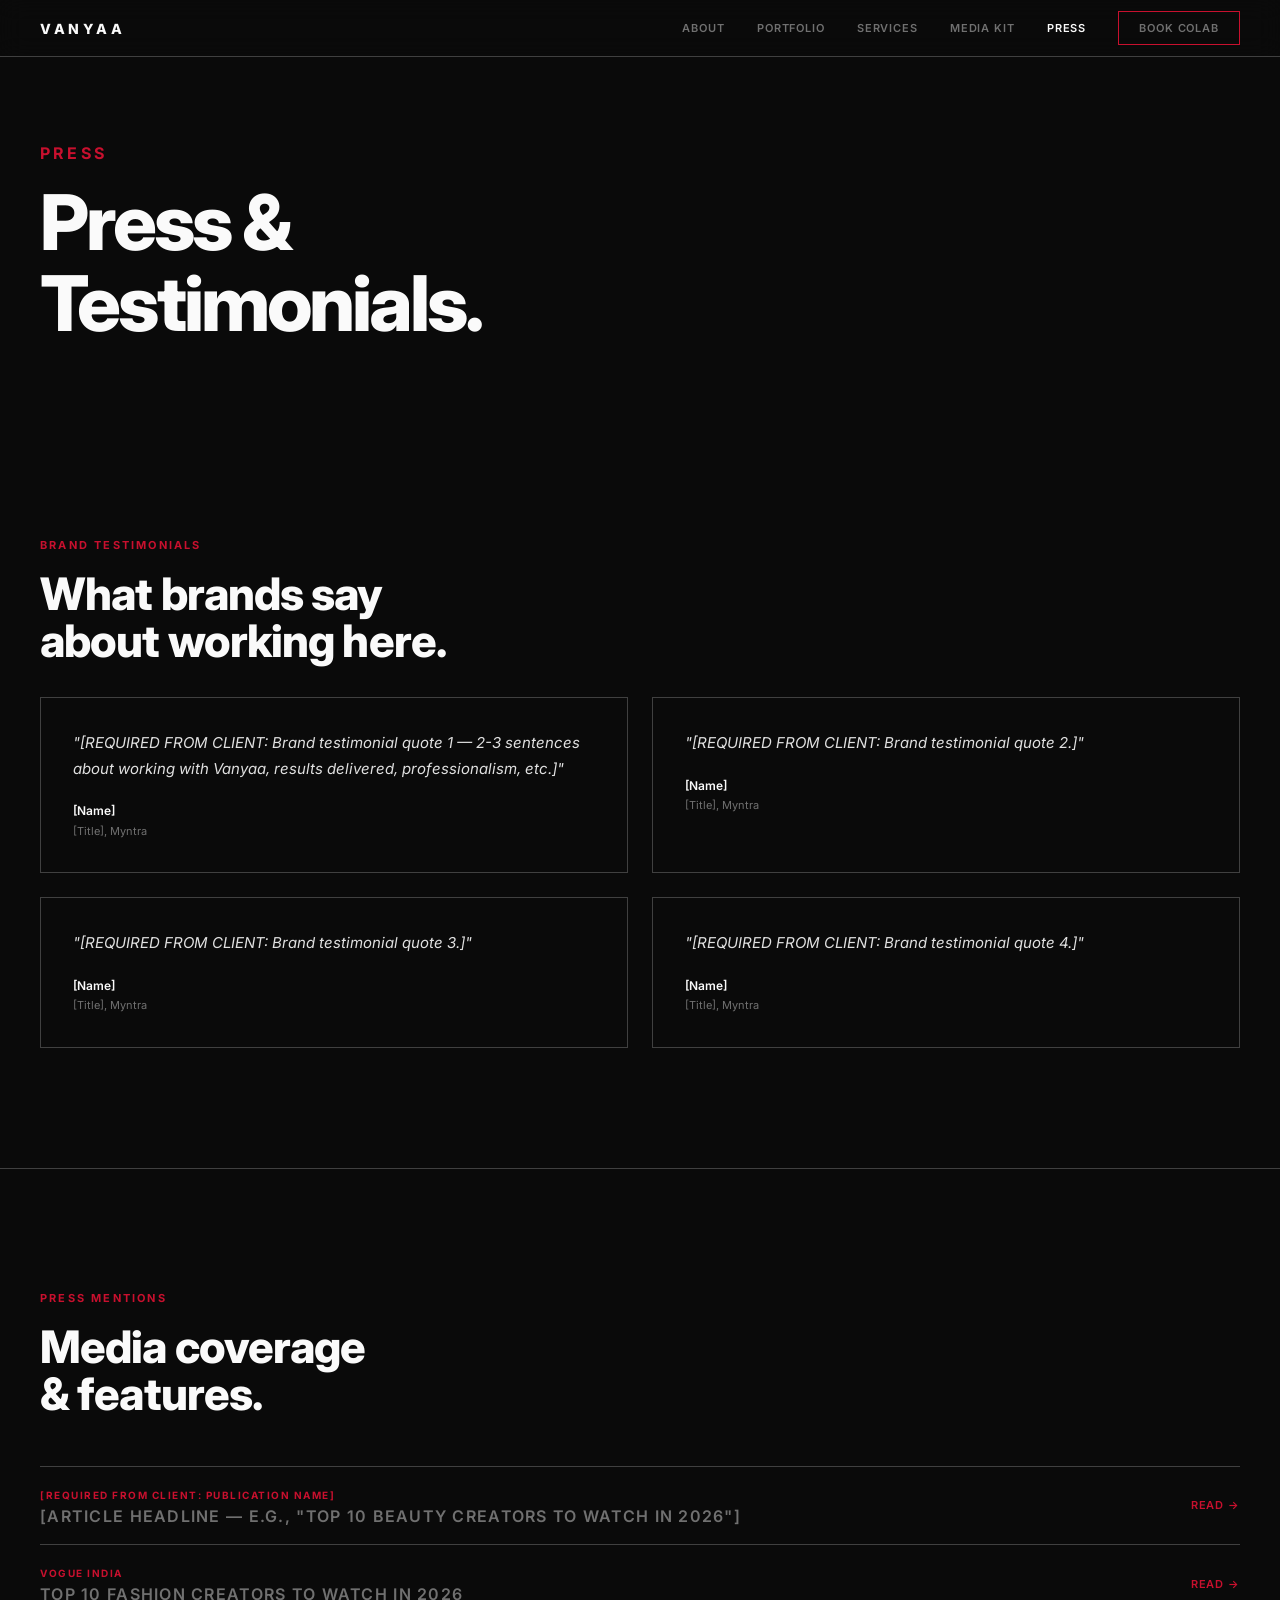
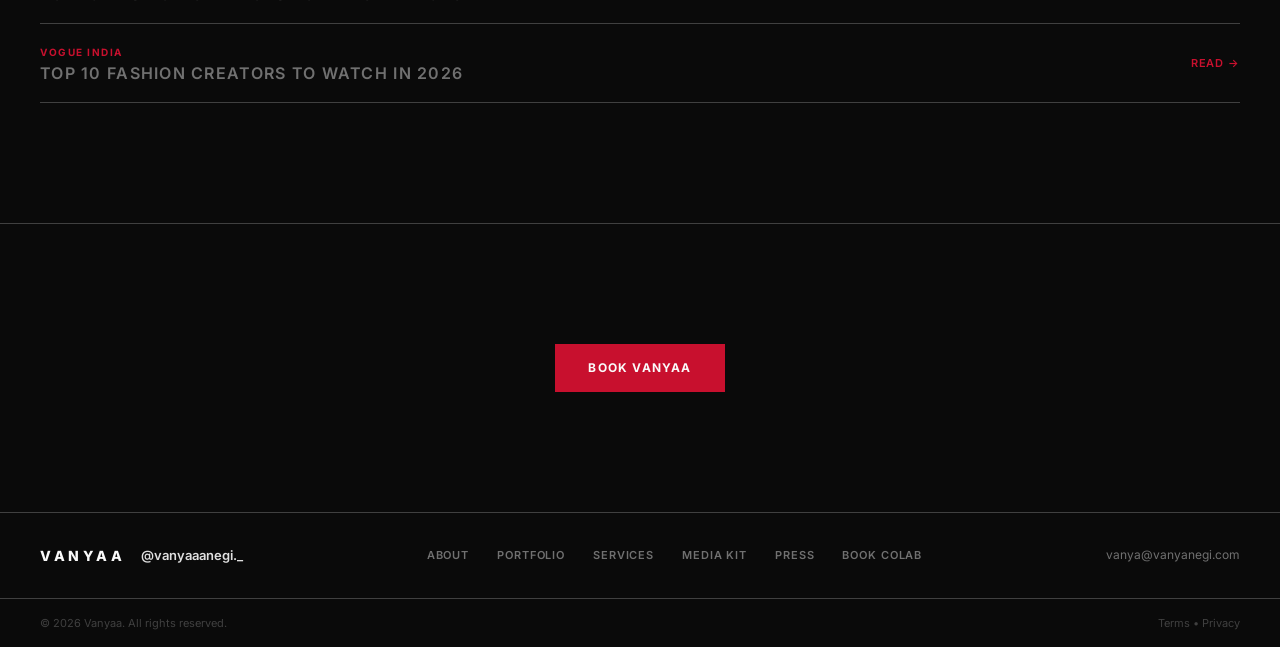
<file: press.html>
<!doctype html>
<html lang="en">
  <head>
    <meta charset="UTF-8" />
    <meta name="viewport" content="width=device-width, initial-scale=1.0" />
    <title>Press & Testimonials — Vanyaa</title>
    <meta name="description" content="What brands say about working with Vanyaa." />
    <meta property="og:title" content="Press & Testimonials — Vanyaa" />
    <meta property="og:description" content="What brands say about working with Vanyaa." />
    <meta property="og:image" content="assets/images/og-image.jpg" />
    <link rel="preconnect" href="https://fonts.googleapis.com" />
    <link rel="preconnect" href="https://fonts.gstatic.com" crossorigin />
    <link href="https://fonts.googleapis.com/css2?family=Inter:wght@300;400;500;600;700;800&display=swap" rel="stylesheet" />
    <link rel="stylesheet" href="assets/css/styles.css" />
  </head>
  <body>
    <header class="site-header" id="navbar">
      <div class="header-inner">
        <div class="brand">VANYAA</div>
        <nav class="nav-links">
          <a href="about.html">About</a>
          <a href="portfolio.html">Portfolio</a>
          <a href="services.html">Services</a>
          <a href="media-kit.html">Media Kit</a>
          <a href="press.html" style="color: var(--white);">Press</a>
          <a href="work-with-me.html" class="nav-cta">Book Colab</a>
        </nav>
      </div>
    </header>

    <main>
      <section class="page-header">
        <div class="container">
          <p class="eyebrow">Press</p>
          <h1>Press &<br />Testimonials.</h1>
        </div>
      </section>

      <section class="section">
        <div class="container">
          <p class="eyebrow">Brand Testimonials</p>
          <h2 style="margin-bottom: 32px;">What brands say<br />about working here.</h2>
          <div class="testimonials-grid">
            <div class="testimonial-card">
              <blockquote>"[REQUIRED FROM CLIENT: Brand testimonial quote 1 — 2-3 sentences about working with Vanyaa, results delivered, professionalism, etc.]"</blockquote>
              <p class="testimonial-author">[Name]</p>
              <p class="testimonial-role">[Title], Myntra</p>
            </div>
            <div class="testimonial-card">
              <blockquote>"[REQUIRED FROM CLIENT: Brand testimonial quote 2.]"</blockquote>
              <p class="testimonial-author">[Name]</p>
              <p class="testimonial-role">[Title], Myntra</p>
            </div>
            <div class="testimonial-card">
              <blockquote>"[REQUIRED FROM CLIENT: Brand testimonial quote 3.]"</blockquote>
              <p class="testimonial-author">[Name]</p>
              <p class="testimonial-role">[Title], Myntra</p>
            </div>
            <div class="testimonial-card">
              <blockquote>"[REQUIRED FROM CLIENT: Brand testimonial quote 4.]"</blockquote>
              <p class="testimonial-author">[Name]</p>
              <p class="testimonial-role">[Title], Myntra</p>
            </div>
          </div>
        </div>
      </section>

      <section class="section">
        <div class="container">
          <p class="eyebrow">Press Mentions</p>
          <h2 style="margin-bottom: 32px;">Media coverage<br />& features.</h2>
          <div class="press-list">
            <div class="press-item">
              <div>
                <p class="press-pub">[REQUIRED FROM CLIENT: Publication Name]</p>
                <h4>[Article Headline — e.g., "Top 10 Beauty Creators to Watch in 2026"]</h4>
              </div>
              <a href="https://www.vogue.in/fashion/article/top-creators-2026" target="_blank" class="press-link">Read →</a>
            </div>
            <div class="press-item">
              <div>
                <p class="press-pub">Vogue India</p>
                <h4>Top 10 Fashion Creators to Watch in 2026</h4>
              </div>
              <a href="[URL]" target="_blank" class="press-link">Read →</a>
            </div>
            <div class="press-item">
              <div>
                <p class="press-pub">Vogue India</p>
                <h4>Top 10 Fashion Creators to Watch in 2026</h4>
              </div>
              <a href="[URL]" target="_blank" class="press-link">Read →</a>
            </div>
          </div>
        </div>
      </section>

      <section class="section" style="border-bottom: none;">
        <div class="container" style="text-align: center;">
          <a href="work-with-me.html" class="btn btn-primary">Book Vanyaa</a>
        </div>
      </section>
    </main>

    <footer class="site-footer">
      <div class="footer-inner">
        <div class="footer-left">
          <span class="footer-brand">VANYAA</span>
          <span class="footer-name">@vanyaaanegi._</span>
        </div>
        <div class="footer-links">
          <a href="about.html">About</a>
          <a href="portfolio.html">Portfolio</a>
          <a href="services.html">Services</a>
          <a href="media-kit.html">Media Kit</a>
          <a href="press.html">Press</a>
          <a href="work-with-me.html">Book Colab</a>
        </div>
        <div class="footer-right">
          <span>vanya@vanyanegi.com</span>
        </div>
      </div>
      <div class="footer-bottom">
        <span>© 2026 Vanyaa. All rights reserved.</span>
        <span><a href="terms.html" style="color: var(--gray-4);">Terms</a> • <a href="privacy.html" style="color: var(--gray-4);">Privacy</a></span>
      </div>
    </footer>

    <script src="assets/js/main.js"></script>
    <script src="assets/js/analytics.js"></script>
  </body>
</html>
</file>
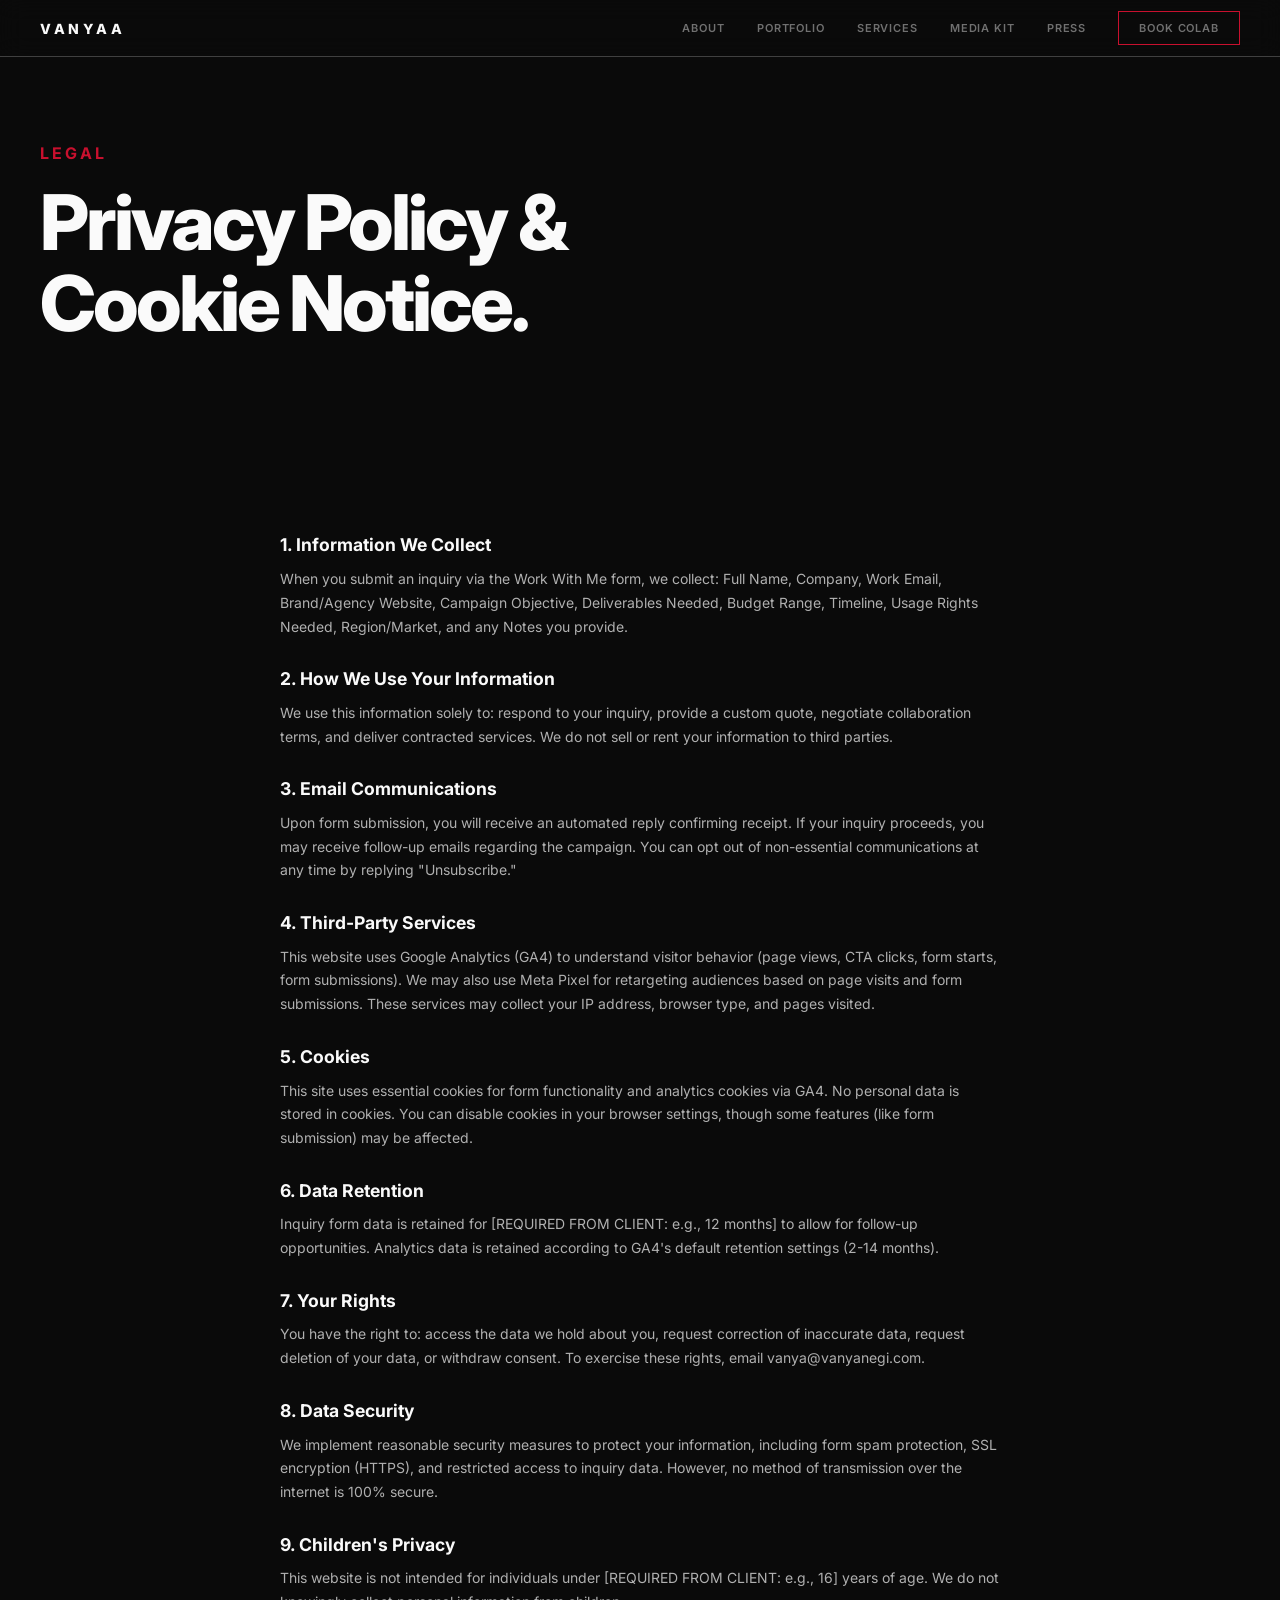
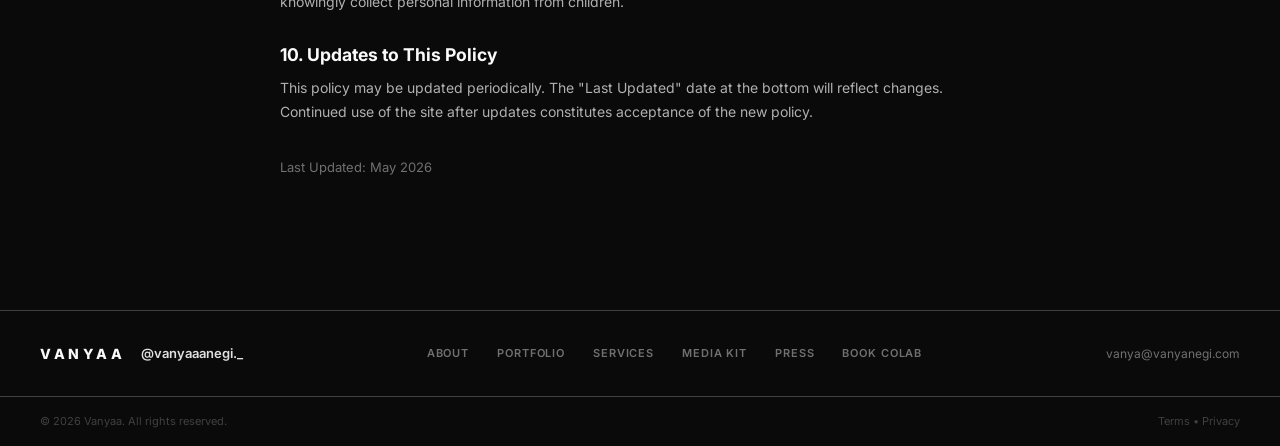
<file: privacy.html>
<!doctype html>
<html lang="en">
  <head>
    <meta charset="UTF-8" />
    <meta name="viewport" content="width=device-width, initial-scale=1.0" />
    <title>Privacy Policy & Cookie Notice — Vanyaa</title>
    <meta name="description" content="Privacy policy and cookie notice." />
    <link rel="preconnect" href="https://fonts.googleapis.com" />
    <link rel="preconnect" href="https://fonts.gstatic.com" crossorigin />
    <link href="https://fonts.googleapis.com/css2?family=Inter:wght@300;400;500;600;700;800&display=swap" rel="stylesheet" />
    <link rel="stylesheet" href="assets/css/styles.css" />
  </head>
  <body>
    <header class="site-header" id="navbar">
      <div class="header-inner">
        <div class="brand">VANYAA</div>
        <nav class="nav-links">
          <a href="about.html">About</a>
          <a href="portfolio.html">Portfolio</a>
          <a href="services.html">Services</a>
          <a href="media-kit.html">Media Kit</a>
          <a href="press.html">Press</a>
          <a href="work-with-me.html" class="nav-cta">Book Colab</a>
        </nav>
      </div>
    </header>

    <main>
      <section class="page-header">
        <div class="container">
          <p class="eyebrow">Legal</p>
          <h1>Privacy Policy &<br />Cookie Notice.</h1>
        </div>
      </section>

      <section class="section" style="border-bottom: none;">
        <div class="container legal-content">
          <h3>1. Information We Collect</h3>
          <p>When you submit an inquiry via the Work With Me form, we collect: Full Name, Company, Work Email, Brand/Agency Website, Campaign Objective, Deliverables Needed, Budget Range, Timeline, Usage Rights Needed, Region/Market, and any Notes you provide.</p>

          <h3>2. How We Use Your Information</h3>
          <p>We use this information solely to: respond to your inquiry, provide a custom quote, negotiate collaboration terms, and deliver contracted services. We do not sell or rent your information to third parties.</p>

          <h3>3. Email Communications</h3>
          <p>Upon form submission, you will receive an automated reply confirming receipt. If your inquiry proceeds, you may receive follow-up emails regarding the campaign. You can opt out of non-essential communications at any time by replying "Unsubscribe."</p>

          <h3>4. Third-Party Services</h3>
          <p>This website uses Google Analytics (GA4) to understand visitor behavior (page views, CTA clicks, form starts, form submissions). We may also use Meta Pixel for retargeting audiences based on page visits and form submissions. These services may collect your IP address, browser type, and pages visited.</p>

          <h3>5. Cookies</h3>
          <p>This site uses essential cookies for form functionality and analytics cookies via GA4. No personal data is stored in cookies. You can disable cookies in your browser settings, though some features (like form submission) may be affected.</p>

          <h3>6. Data Retention</h3>
          <p>Inquiry form data is retained for [REQUIRED FROM CLIENT: e.g., 12 months] to allow for follow-up opportunities. Analytics data is retained according to GA4's default retention settings (2-14 months).</p>

          <h3>7. Your Rights</h3>
          <p>You have the right to: access the data we hold about you, request correction of inaccurate data, request deletion of your data, or withdraw consent. To exercise these rights, email vanya@vanyanegi.com.</p>

          <h3>8. Data Security</h3>
          <p>We implement reasonable security measures to protect your information, including form spam protection, SSL encryption (HTTPS), and restricted access to inquiry data. However, no method of transmission over the internet is 100% secure.</p>

          <h3>9. Children's Privacy</h3>
          <p>This website is not intended for individuals under [REQUIRED FROM CLIENT: e.g., 16] years of age. We do not knowingly collect personal information from children.</p>

          <h3>10. Updates to This Policy</h3>
          <p>This policy may be updated periodically. The "Last Updated" date at the bottom will reflect changes. Continued use of the site after updates constitutes acceptance of the new policy.</p>

          <p style="margin-top: 32px; font-size: 13px; color: var(--gray-3);">Last Updated: May 2026</p>
        </div>
      </section>
    </main>

    <footer class="site-footer">
      <div class="footer-inner">
        <div class="footer-left">
          <span class="footer-brand">VANYAA</span>
          <span class="footer-name">@vanyaaanegi._</span>
        </div>
        <div class="footer-links">
          <a href="about.html">About</a>
          <a href="portfolio.html">Portfolio</a>
          <a href="services.html">Services</a>
          <a href="media-kit.html">Media Kit</a>
          <a href="press.html">Press</a>
          <a href="work-with-me.html">Book Colab</a>
        </div>
        <div class="footer-right">
          <span>vanya@vanyanegi.com</span>
        </div>
      </div>
      <div class="footer-bottom">
        <span>© 2026 Vanyaa. All rights reserved.</span>
        <span><a href="terms.html" style="color: var(--gray-4);">Terms</a> • <a href="privacy.html" style="color: var(--gray-4);">Privacy</a></span>
      </div>
    </footer>

    <script src="assets/js/main.js"></script>
  </body>
</html>
</file>
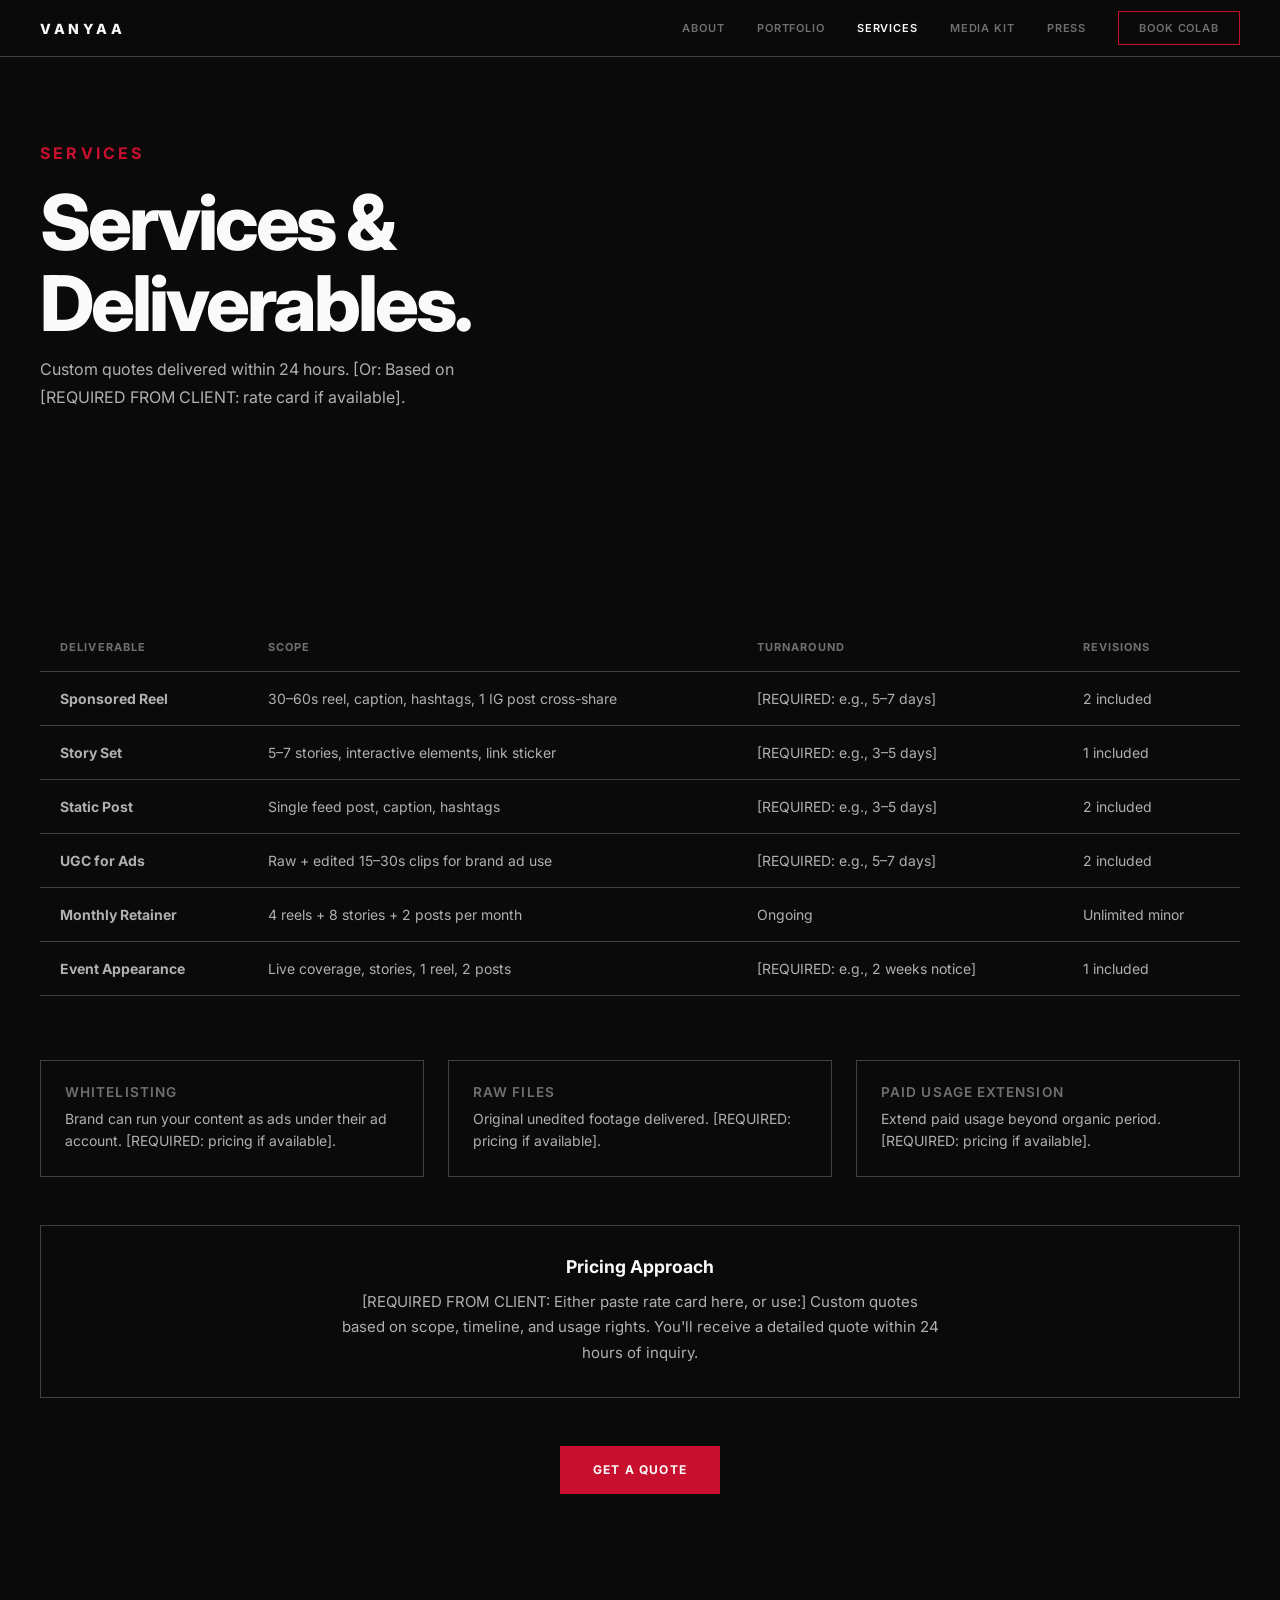
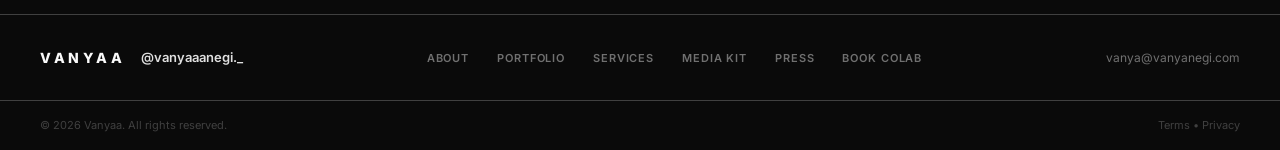
<file: services.html>
<!doctype html>
<html lang="en">
  <head>
    <meta charset="UTF-8" />
    <meta name="viewport" content="width=device-width, initial-scale=1.0" />
    <title>Services & Deliverables — Vanyaa</title>
    <meta name="description" content="Book Vanyaa for reels, UGC, stories, and more. See deliverables, timelines, and add-ons." />
    <meta property="og:title" content="Services & Deliverables — Vanyaa" />
    <meta property="og:description" content="Vanyaa's content deliverables and turnaround timelines." />
    <meta property="og:image" content="assets/images/og-image.jpg" />
    <link rel="preconnect" href="https://fonts.googleapis.com" />
    <link rel="preconnect" href="https://fonts.gstatic.com" crossorigin />
    <link href="https://fonts.googleapis.com/css2?family=Inter:wght@300;400;500;600;700;800&display=swap" rel="stylesheet" />
    <link rel="stylesheet" href="assets/css/styles.css" />
  </head>
  <body>
    <header class="site-header" id="navbar">
      <div class="header-inner">
        <div class="brand">VANYAA</div>
        <nav class="nav-links">
          <a href="about.html">About</a>
          <a href="portfolio.html">Portfolio</a>
          <a href="services.html" style="color: var(--white);">Services</a>
          <a href="media-kit.html">Media Kit</a>
          <a href="press.html">Press</a>
          <a href="work-with-me.html" class="nav-cta">Book Colab</a>
        </nav>
      </div>
    </header>

    <main>
      <section class="page-header">
        <div class="container">
          <p class="eyebrow">Services</p>
          <h1>Services &<br />Deliverables.</h1>
          <p>Custom quotes delivered within 24 hours. [Or: Based on [REQUIRED FROM CLIENT: rate card if available].</p>
        </div>
      </section>

      <section class="section">
        <div class="container">
          <table class="services-table">
            <thead>
              <tr>
                <th>Deliverable</th>
                <th>Scope</th>
                <th>Turnaround</th>
                <th>Revisions</th>
              </tr>
            </thead>
            <tbody>
              <tr>
                <td><strong>Sponsored Reel</strong></td>
                <td>30–60s reel, caption, hashtags, 1 IG post cross-share</td>
                <td>[REQUIRED: e.g., 5–7 days]</td>
                <td>2 included</td>
              </tr>
              <tr>
                <td><strong>Story Set</strong></td>
                <td>5–7 stories, interactive elements, link sticker</td>
                <td>[REQUIRED: e.g., 3–5 days]</td>
                <td>1 included</td>
              </tr>
              <tr>
                <td><strong>Static Post</strong></td>
                <td>Single feed post, caption, hashtags</td>
                <td>[REQUIRED: e.g., 3–5 days]</td>
                <td>2 included</td>
              </tr>
              <tr>
                <td><strong>UGC for Ads</strong></td>
                <td>Raw + edited 15–30s clips for brand ad use</td>
                <td>[REQUIRED: e.g., 5–7 days]</td>
                <td>2 included</td>
              </tr>
              <tr>
                <td><strong>Monthly Retainer</strong></td>
                <td>4 reels + 8 stories + 2 posts per month</td>
                <td>Ongoing</td>
                <td>Unlimited minor</td>
              </tr>
              <tr>
                <td><strong>Event Appearance</strong></td>
                <td>Live coverage, stories, 1 reel, 2 posts</td>
                <td>[REQUIRED: e.g., 2 weeks notice]</td>
                <td>1 included</td>
              </tr>
            </tbody>
          </table>

          <div class="addons-grid" style="margin-top: 64px;">
            <div class="addon-card">
              <h4>Whitelisting</h4>
              <p>Brand can run your content as ads under their ad account. [REQUIRED: pricing if available].</p>
            </div>
            <div class="addon-card">
              <h4>Raw Files</h4>
              <p>Original unedited footage delivered. [REQUIRED: pricing if available].</p>
            </div>
            <div class="addon-card">
              <h4>Paid Usage Extension</h4>
              <p>Extend paid usage beyond organic period. [REQUIRED: pricing if available].</p>
            </div>
          </div>

          <div class="pricing-note">
            <h3>Pricing Approach</h3>
            <p style="max-width: 600px; margin: 12px auto 0; text-align: center;">
              [REQUIRED FROM CLIENT: Either paste rate card here, or use:] Custom quotes based on scope, timeline, and usage rights. You'll receive a detailed quote within 24 hours of inquiry.
            </p>
          </div>

          <div style="text-align: center; margin-top: 48px;">
            <a href="work-with-me.html" class="btn btn-primary">Get a Quote</a>
          </div>
        </div>
      </section>
    </main>

    <footer class="site-footer">
      <div class="footer-inner">
        <div class="footer-left">
          <span class="footer-brand">VANYAA</span>
          <span class="footer-name">@vanyaaanegi._</span>
        </div>
        <div class="footer-links">
          <a href="about.html">About</a>
          <a href="portfolio.html">Portfolio</a>
          <a href="services.html">Services</a>
          <a href="media-kit.html">Media Kit</a>
          <a href="press.html">Press</a>
          <a href="work-with-me.html">Book Colab</a>
        </div>
        <div class="footer-right">
          <span>vanya@vanyanegi.com</span>
        </div>
      </div>
      <div class="footer-bottom">
        <span>© 2026 Vanyaa. All rights reserved.</span>
        <span><a href="terms.html" style="color: var(--gray-4);">Terms</a> • <a href="privacy.html" style="color: var(--gray-4);">Privacy</a></span>
      </div>
    </footer>

    <script src="assets/js/main.js"></script>
    <script src="assets/js/analytics.js"></script>
  </body>
</html>
</file>
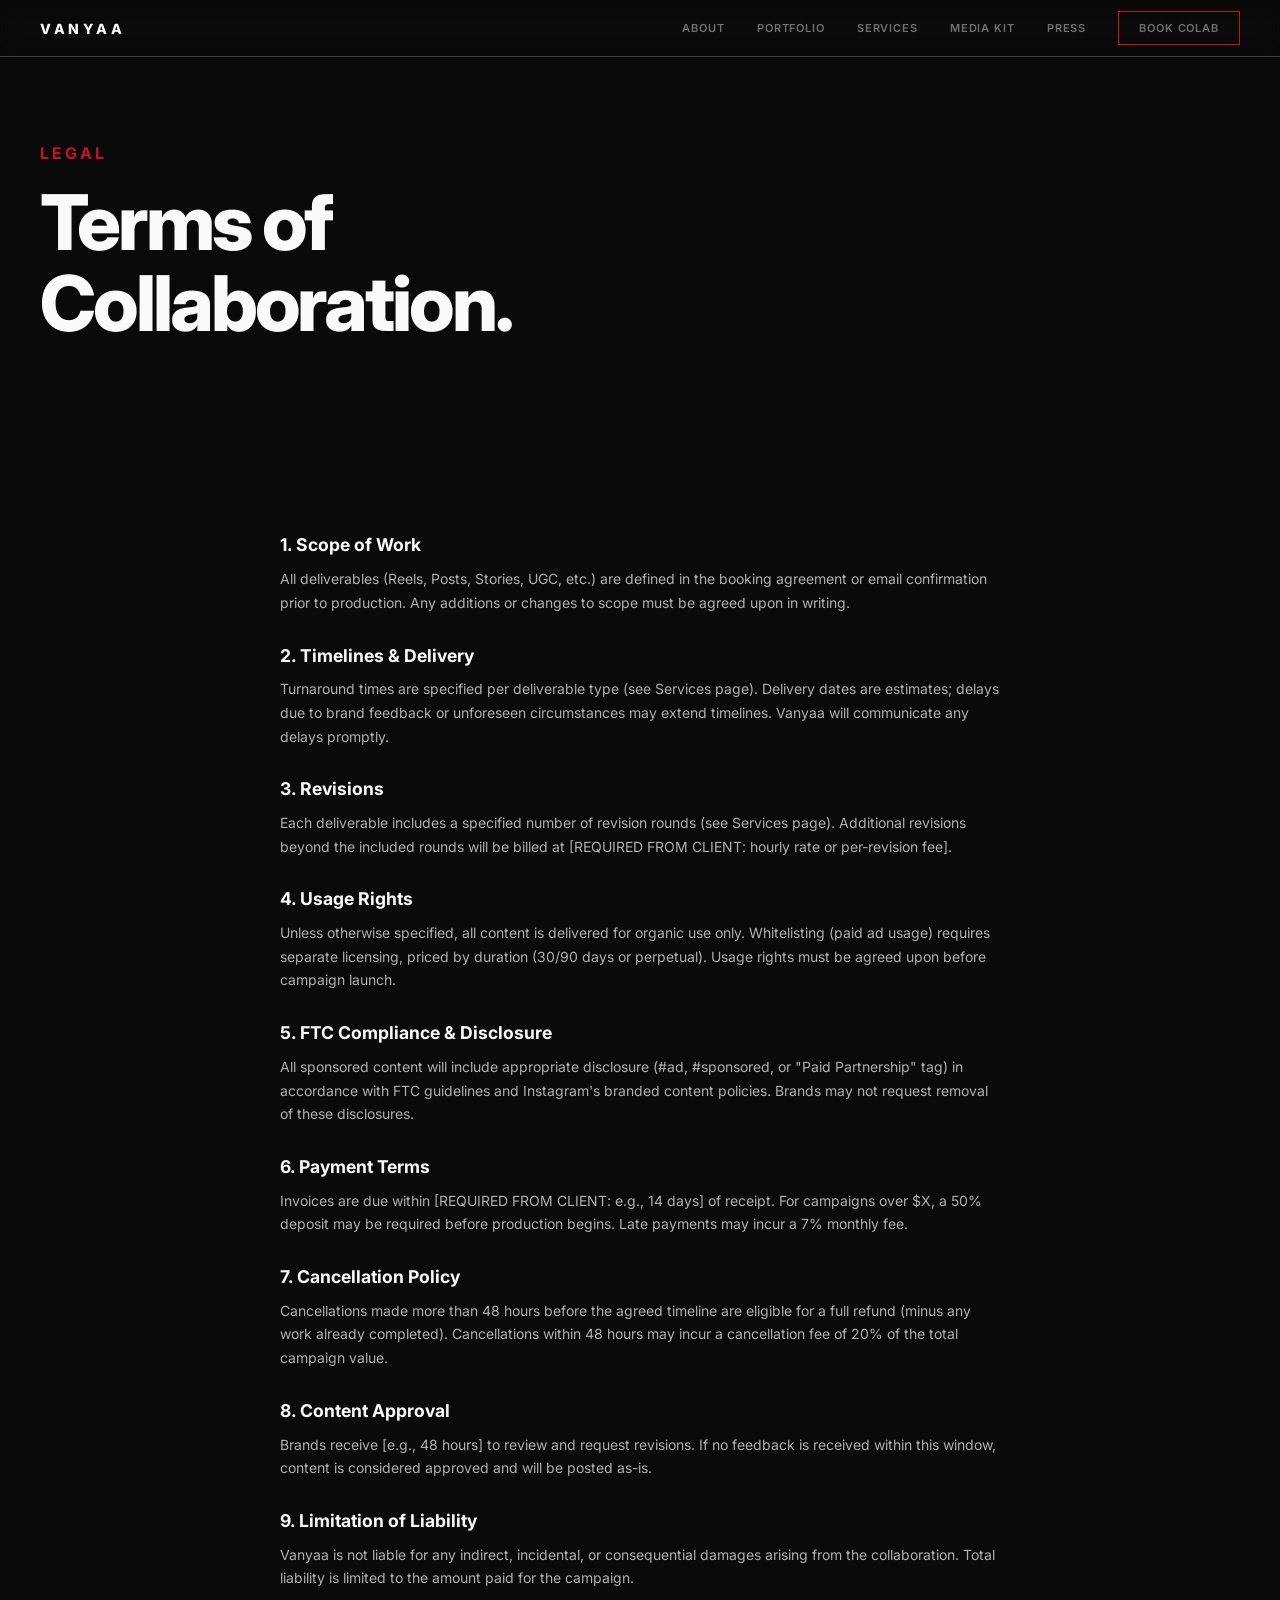
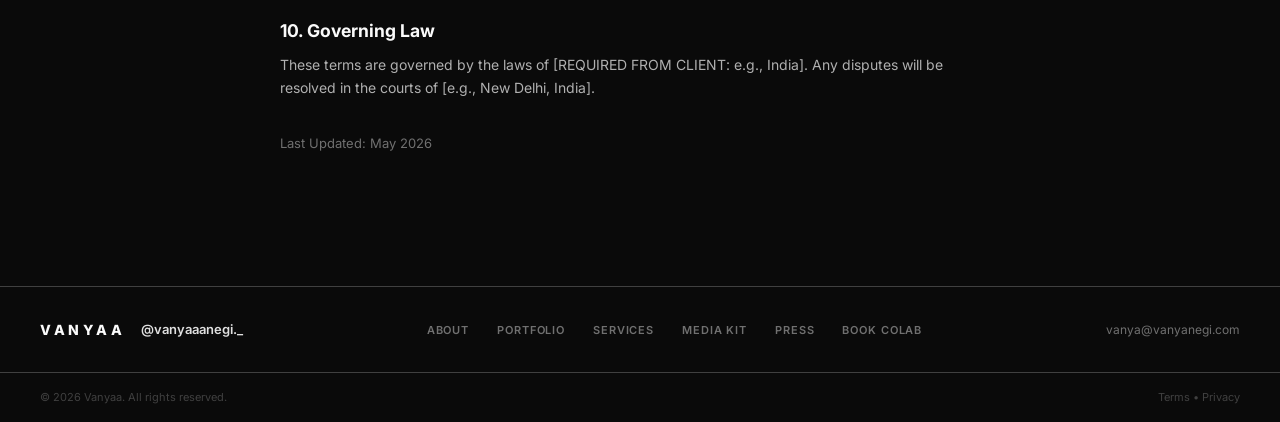
<file: terms.html>
<!doctype html>
<html lang="en">
  <head>
    <meta charset="UTF-8" />
    <meta name="viewport" content="width=device-width, initial-scale=1.0" />
    <title>Terms of Collaboration — Vanyaa</title>
    <meta name="description" content="Collaboration terms and conditions." />
    <link rel="preconnect" href="https://fonts.googleapis.com" />
    <link rel="preconnect" href="https://fonts.gstatic.com" crossorigin />
    <link href="https://fonts.googleapis.com/css2?family=Inter:wght@300;400;500;600;700;800&display=swap" rel="stylesheet" />
    <link rel="stylesheet" href="assets/css/styles.css" />
  </head>
  <body>
    <header class="site-header" id="navbar">
      <div class="header-inner">
        <div class="brand">VANYAA</div>
        <nav class="nav-links">
          <a href="about.html">About</a>
          <a href="portfolio.html">Portfolio</a>
          <a href="services.html">Services</a>
          <a href="media-kit.html">Media Kit</a>
          <a href="press.html">Press</a>
          <a href="work-with-me.html" class="nav-cta">Book Colab</a>
        </nav>
      </div>
    </header>

    <main>
      <section class="page-header">
        <div class="container">
          <p class="eyebrow">Legal</p>
          <h1>Terms of<br />Collaboration.</h1>
        </div>
      </section>

      <section class="section" style="border-bottom: none;">
        <div class="container legal-content">
          <h3>1. Scope of Work</h3>
          <p>All deliverables (Reels, Posts, Stories, UGC, etc.) are defined in the booking agreement or email confirmation prior to production. Any additions or changes to scope must be agreed upon in writing.</p>

          <h3>2. Timelines & Delivery</h3>
          <p>Turnaround times are specified per deliverable type (see Services page). Delivery dates are estimates; delays due to brand feedback or unforeseen circumstances may extend timelines. Vanyaa will communicate any delays promptly.</p>

          <h3>3. Revisions</h3>
          <p>Each deliverable includes a specified number of revision rounds (see Services page). Additional revisions beyond the included rounds will be billed at [REQUIRED FROM CLIENT: hourly rate or per-revision fee].</p>

          <h3>4. Usage Rights</h3>
          <p>Unless otherwise specified, all content is delivered for organic use only. Whitelisting (paid ad usage) requires separate licensing, priced by duration (30/90 days or perpetual). Usage rights must be agreed upon before campaign launch.</p>

          <h3>5. FTC Compliance & Disclosure</h3>
          <p>All sponsored content will include appropriate disclosure (#ad, #sponsored, or "Paid Partnership" tag) in accordance with FTC guidelines and Instagram's branded content policies. Brands may not request removal of these disclosures.</p>

          <h3>6. Payment Terms</h3>
          <p>Invoices are due within [REQUIRED FROM CLIENT: e.g., 14 days] of receipt. For campaigns over $X, a 50% deposit may be required before production begins. Late payments may incur a 7% monthly fee.</p>

          <h3>7. Cancellation Policy</h3>
          <p>Cancellations made more than 48 hours before the agreed timeline are eligible for a full refund (minus any work already completed). Cancellations within 48 hours may incur a cancellation fee of 20% of the total campaign value.</p>

          <h3>8. Content Approval</h3>
          <p>Brands receive [e.g., 48 hours] to review and request revisions. If no feedback is received within this window, content is considered approved and will be posted as-is.</p>

          <h3>9. Limitation of Liability</h3>
          <p>Vanyaa is not liable for any indirect, incidental, or consequential damages arising from the collaboration. Total liability is limited to the amount paid for the campaign.</p>

          <h3>10. Governing Law</h3>
          <p>These terms are governed by the laws of [REQUIRED FROM CLIENT: e.g., India]. Any disputes will be resolved in the courts of [e.g., New Delhi, India].</p>

          <p style="margin-top: 32px; font-size: 13px; color: var(--gray-3);">Last Updated: May 2026</p>
        </div>
      </section>
    </main>

    <footer class="site-footer">
      <div class="footer-inner">
        <div class="footer-left">
          <span class="footer-brand">VANYAA</span>
          <span class="footer-name">@vanyaaanegi._</span>
        </div>
        <div class="footer-links">
          <a href="about.html">About</a>
          <a href="portfolio.html">Portfolio</a>
          <a href="services.html">Services</a>
          <a href="media-kit.html">Media Kit</a>
          <a href="press.html">Press</a>
          <a href="work-with-me.html">Book Colab</a>
        </div>
        <div class="footer-right">
          <span>vanya@vanyanegi.com</span>
        </div>
      </div>
      <div class="footer-bottom">
        <span>© 2026 Vanyaa. All rights reserved.</span>
        <span><a href="terms.html" style="color: var(--gray-4);">Terms</a> • <a href="privacy.html" style="color: var(--gray-4);">Privacy</a></span>
      </div>
    </footer>

    <script src="assets/js/main.js"></script>
  </body>
</html>
</file>
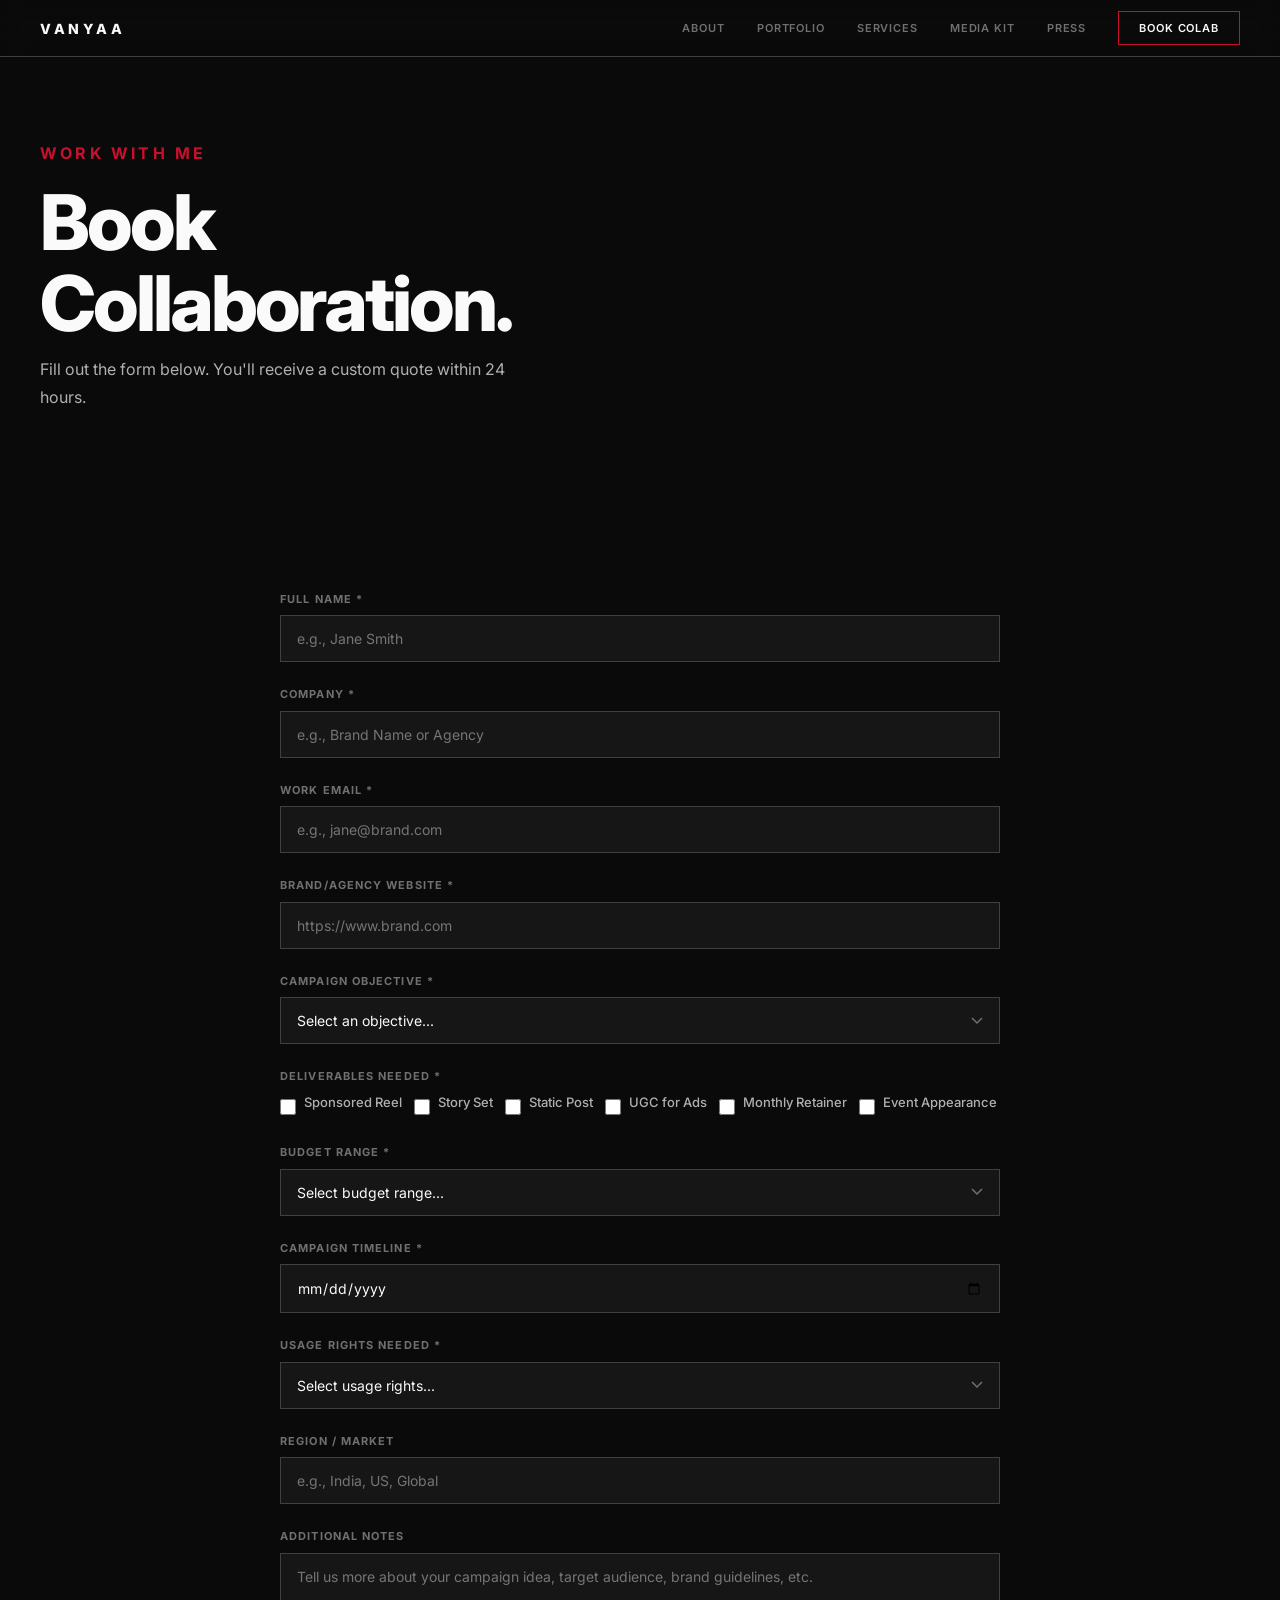
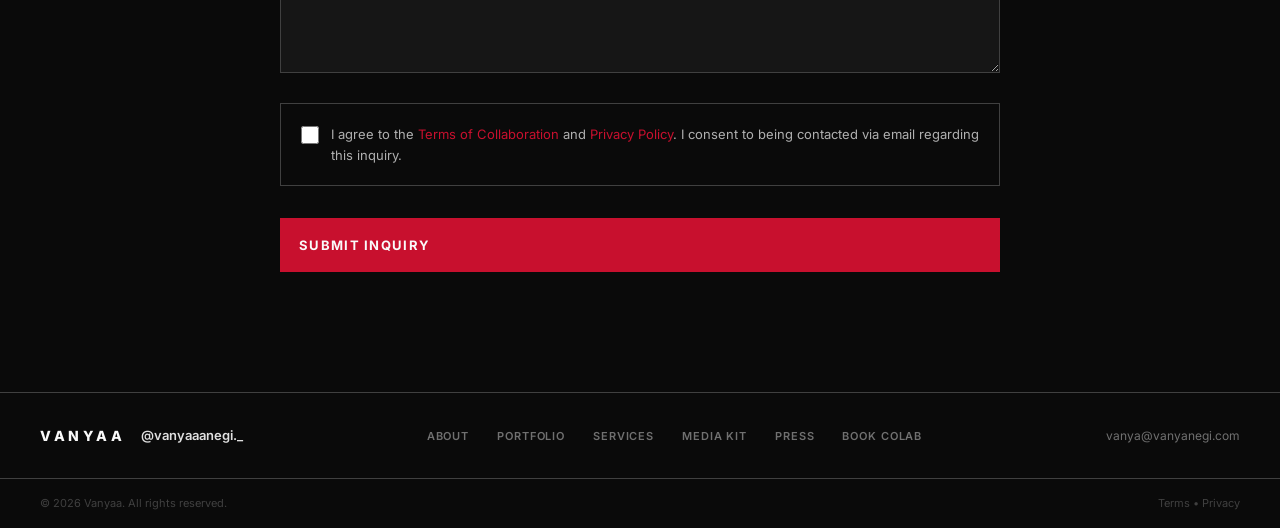
<file: work-with-me.html>
<!doctype html>
<html lang="en">
  <head>
    <meta charset="UTF-8" />
    <meta name="viewport" content="width=device-width, initial-scale=1.0" />
    <title>Book Collaboration — Vanyaa</title>
    <meta name="description" content="Fill out the inquiry form to book Vanyaa for your next campaign." />
    <meta property="og:title" content="Book Collaboration — Vanyaa" />
    <meta property="og:description" content="Fill out the inquiry form to book Vanyaa for your next campaign." />
    <meta property="og:image" content="assets/images/og-image.jpg" />
    <link rel="preconnect" href="https://fonts.googleapis.com" />
    <link rel="preconnect" href="https://fonts.gstatic.com" crossorigin />
    <link href="https://fonts.googleapis.com/css2?family=Inter:wght@300;400;500;600;700;800&display=swap" rel="stylesheet" />
    <link rel="stylesheet" href="assets/css/styles.css" />
  </head>
  <body>
    <header class="site-header" id="navbar">
      <div class="header-inner">
        <div class="brand">VANYAA</div>
        <nav class="nav-links">
          <a href="about.html">About</a>
          <a href="portfolio.html">Portfolio</a>
          <a href="services.html">Services</a>
          <a href="media-kit.html">Media Kit</a>
          <a href="press.html">Press</a>
          <a href="work-with-me.html" style="color: var(--white);" class="nav-cta">Book Colab</a>
        </nav>
      </div>
    </header>

    <main>
      <section class="page-header">
        <div class="container">
          <p class="eyebrow">Work With Me</p>
          <h1>Book<br />Collaboration.</h1>
          <p>Fill out the form below. You'll receive a custom quote within 24 hours.</p>
        </div>
      </section>

      <section class="section" style="border-bottom: none;">
        <div class="container">
          <!-- SUCCESS MESSAGE (hidden by default) -->
          <div class="form-success" id="formSuccess">
            <h3>Thank You!</h3>
            <p>Your inquiry has been received. Expect a response with your custom quote within 24 hours.<br />
            <strong>Lead Quality:</strong> <span id="leadQuality">[Auto-assigned based on budget + timeline]</span></p>
            <p style="margin-top: 24px;">
              <a href="index.html" class="btn btn-outline">Back to Home</a>
            </p>
          </div>

          <!-- INQUIRY FORM -->
          <form class="form-container" id="inquiryForm" onsubmit="handleSubmit(event)">
            <!-- Honeypot anti-spam -->
            <input type="text" name="honey" id="honey" style="display: none;" tabindex="-1" autocomplete="off" />

            <div class="form-group">
              <label for="fullName">Full Name *</label>
              <input type="text" id="fullName" name="fullName" required minlength="2" placeholder="e.g., Jane Smith" />
            </div>

            <div class="form-group">
              <label for="company">Company *</label>
              <input type="text" id="company" name="company" required placeholder="e.g., Brand Name or Agency" />
            </div>

            <div class="form-group">
              <label for="workEmail">Work Email *</label>
              <input type="email" id="workEmail" name="workEmail" required placeholder="e.g., jane@brand.com" />
            </div>

            <div class="form-group">
              <label for="website">Brand/Agency Website *</label>
              <input type="url" id="website" name="website" required placeholder="https://www.brand.com" />
            </div>

            <div class="form-group">
              <label for="objective">Campaign Objective *</label>
              <select id="objective" name="objective" required>
                <option value="">Select an objective...</option>
                <option value="awareness">Brand Awareness</option>
                <option value="conversion">Conversion / Sales</option>
                <option value="launch">Product Launch</option>
                <option value="event">Event Coverage</option>
                <option value="other">Other</option>
              </select>
            </div>

            <div class="form-group">
              <label>Deliverables Needed *</label>
              <div class="checkbox-group">
                <div class="checkbox-item">
                  <input type="checkbox" id="delReel" name="deliverables" value="Sponsored Reel" />
                  <label for="delReel">Sponsored Reel</label>
                </div>
                <div class="checkbox-item">
                  <input type="checkbox" id="delStory" name="deliverables" value="Story Set" />
                  <label for="delStory">Story Set</label>
                </div>
                <div class="checkbox-item">
                  <input type="checkbox" id="delPost" name="deliverables" value="Static Post" />
                  <label for="delPost">Static Post</label>
                </div>
                <div class="checkbox-item">
                  <input type="checkbox" id="delUGC" name="deliverables" value="UGC for Ads" />
                  <label for="delUGC">UGC for Ads</label>
                </div>
                <div class="checkbox-item">
                  <input type="checkbox" id="delRetainer" name="deliverables" value="Monthly Retainer" />
                  <label for="delRetainer">Monthly Retainer</label>
                </div>
                <div class="checkbox-item">
                  <input type="checkbox" id="delEvent" name="deliverables" value="Event Appearance" />
                  <label for="delEvent">Event Appearance</label>
                </div>
              </div>
            </div>

            <div class="form-group">
              <label for="budget">Budget Range *</label>
              <select id="budget" name="budget" required>
                <option value="">Select budget range...</option>
                <option value="under500">Under $500</option>
                <option value="500-1k">$500 – $1,000</option>
                <option value="1k-3k">$1,000 – $3,000</option>
                <option value="3k-5k">$3,000 – $5,000</option>
                <option value="5k+">$5,000+</option>
                <option value="undecided">Undecided</option>
              </select>
            </div>

            <div class="form-group">
              <label for="timeline">Campaign Timeline *</label>
              <input type="date" id="timeline" name="timeline" required />
            </div>

            <div class="form-group">
              <label for="usageRights">Usage Rights Needed *</label>
              <select id="usageRights" name="usageRights" required>
                <option value="">Select usage rights...</option>
                <option value="organic">Organic Only</option>
                <option value="whitelist-30">Whitelisting – 30 Days</option>
                <option value="whitelist-90">Whitelisting – 90 Days</option>
                <option value="perpetual">Perpetual Usage</option>
                <option value="not-sure">Not Sure</option>
              </select>
            </div>

            <div class="form-group">
              <label for="region">Region / Market</label>
              <input type="text" id="region" name="region" placeholder="e.g., India, US, Global" />
            </div>

            <div class="form-group">
              <label for="notes">Additional Notes</label>
              <textarea id="notes" name="notes" placeholder="Tell us more about your campaign idea, target audience, brand guidelines, etc."></textarea>
            </div>

            <div class="consent-group">
              <input type="checkbox" id="consent" name="consent" required />
              <label for="consent">
                I agree to the <a href="terms.html" style="color: var(--accent);">Terms of Collaboration</a> and <a href="privacy.html" style="color: var(--accent);">Privacy Policy</a>.
                I consent to being contacted via email regarding this inquiry.
              </label>
            </div>

            <!-- Hidden lead quality field (auto-filled by JS) -->
            <input type="hidden" id="leadQualityField" name="leadQuality" value="" />

            <button type="submit" class="btn btn-primary form-submit">Submit Inquiry</button>
          </form>
        </div>
      </section>
    </main>

    <footer class="site-footer">
      <div class="footer-inner">
        <div class="footer-left">
          <span class="footer-brand">VANYAA</span>
          <span class="footer-name">@vanyaaanegi._</span>
        </div>
        <div class="footer-links">
          <a href="about.html">About</a>
          <a href="portfolio.html">Portfolio</a>
          <a href="services.html">Services</a>
          <a href="media-kit.html">Media Kit</a>
          <a href="press.html">Press</a>
          <a href="work-with-me.html">Book Colab</a>
        </div>
        <div class="footer-right">
          <span>vanya@vanyanegi.com</span>
        </div>
      </div>
      <div class="footer-bottom">
        <span>© 2026 Vanyaa. All rights reserved.</span>
        <span><a href="terms.html" style="color: var(--gray-4);">Terms</a> • <a href="privacy.html" style="color: var(--gray-4);">Privacy</a></span>
      </div>
    </footer>

    <script src="assets/js/main.js"></script>
    <script src="assets/js/form.js"></script>
    <script src="assets/js/analytics.js"></script>
  </body>
</html>
</file>
<file: assets/css/styles.css>
/* === VANYAA — PREMIUM CREATOR PORTFOLIO === */
/* Design: Minimal, editorial, Swiss-inspired */
/* Font: Inter (Helvetica-style) */

:root {
  --black: #0a0a0a;
  --white: #fafafa;
  --gray-1: #e0e0e0;
  --gray-2: #b0b0b0;
  --gray-3: #707070;
  --gray-4: #404040;
  --accent: #c8102e;
  --sans: 'Inter', Helvetica, Arial, sans-serif;
}

* { box-sizing: border-box; margin: 0; padding: 0; }

html {
  scroll-behavior: smooth;
  background: var(--black);
}

body {
  font-family: var(--sans);
  color: var(--white);
  background: var(--black);
  line-height: 1.5;
  -webkit-font-smoothing: antialiased;
}

a { color: inherit; text-decoration: none; }

img { max-width: 100%; display: block; }

/* ========= UTILITY ========= */
.container {
  max-width: 1400px;
  margin: 0 auto;
  padding: 0 40px;
}

.btn {
  display: inline-flex;
  align-items: center;
  gap: 8px;
  padding: 14px 32px;
  font-family: var(--sans);
  font-size: 12px;
  font-weight: 700;
  letter-spacing: 0.1em;
  text-transform: uppercase;
  border: 1px solid transparent;
  transition: background 0.2s ease, color 0.2s ease, border-color 0.2s ease;
  cursor: pointer;
}

.btn-primary {
  background: var(--accent);
  color: var(--white);
  border-color: var(--accent);
}

.btn-primary:hover {
  background: transparent;
  color: var(--accent);
}

.btn-outline {
  border-color: var(--gray-4);
  color: var(--gray-2);
}

.btn-outline:hover {
  border-color: var(--white);
  color: var(--white);
}

.btn-sm {
  padding: 10px 20px;
  font-size: 11px;
}

.section {
  padding: 120px 0;
  border-bottom: 1px solid var(--gray-4);
}

.section:last-child {
  border-bottom: none;
}

.eyebrow {
  font-size: 11px;
  font-weight: 700;
  letter-spacing: 0.2em;
  text-transform: uppercase;
  color: var(--accent);
  margin-bottom: 16px;
}

h1, h2, h3, h4 {
  font-family: var(--sans);
  font-weight: 800;
  line-height: 1.05;
  margin: 0;
}

h1 { font-size: clamp(2.5rem, 6vw, 5.5rem); letter-spacing: -0.04em; }
h2 { font-size: clamp(1.8rem, 3.5vw, 2.8rem); letter-spacing: -0.02em; }
h3 { font-size: 1.1rem; font-weight: 700; }
h4 { font-size: 0.85rem; font-weight: 600; text-transform: uppercase; letter-spacing: 0.08em; color: var(--gray-3); }

p {
  font-size: 15px;
  line-height: 1.7;
  color: var(--gray-2);
  margin: 0;
}

/* ========= HEADER ========= */
.site-header {
  position: fixed;
  top: 0;
  left: 0;
  right: 0;
  z-index: 100;
  background: rgba(10, 10, 10, 0.9);
  backdrop-filter: blur(12px);
  border-bottom: 1px solid var(--gray-4);
  transition: background 0.3s ease;
}

.site-header.scrolled {
  background: rgba(10, 10, 10, 0.97);
}

.header-inner {
  max-width: 1400px;
  margin: 0 auto;
  padding: 0 40px;
  height: 56px;
  display: flex;
  align-items: center;
  justify-content: space-between;
}

.brand {
  font-size: 14px;
  font-weight: 800;
  letter-spacing: 0.25em;
  color: var(--white);
}

.nav-links {
  display: flex;
  align-items: center;
  gap: 32px;
}

.nav-links a {
  font-size: 11px;
  font-weight: 600;
  letter-spacing: 0.08em;
  text-transform: uppercase;
  color: var(--gray-3);
  transition: color 0.2s ease;
}

.nav-links a:hover {
  color: var(--white);
}

.nav-cta {
  padding: 8px 20px;
  font-size: 11px;
  font-weight: 700;
  letter-spacing: 0.1em;
  text-transform: uppercase;
  border: 1px solid var(--accent);
  color: var(--accent);
  transition: background 0.2s ease, color 0.2s ease;
}

.nav-cta:hover {
  background: var(--accent);
  color: var(--white);
}

/* ========= HERO ========= */
.hero {
  min-height: 100vh;
  display: flex;
  flex-direction: column;
  justify-content: center;
  padding-top: 120px !important;
  padding-bottom: 60px !important;
}

.hero-grid {
  display: grid;
  grid-template-columns: 1fr 280px;
  gap: 80px;
  align-items: end;
}

.hero-text { align-self: center; }

.hero h1 {
  margin-bottom: 20px;
  line-height: 0.95;
}

.hero-handle {
  display: block;
  font-size: clamp(1rem, 2vw, 1.4rem);
  font-weight: 400;
  letter-spacing: 0.02em;
  color: var(--gray-3);
  margin-top: 16px;
}

.hero-actions {
  display: flex;
  gap: 16px;
  margin-top: 40px;
  flex-wrap: wrap;
}

.hero-meta {
  display: flex;
  flex-direction: column;
  gap: 12px;
  align-self: end;
  padding-bottom: 8px;
}

.meta-item {
  border-left: 2px solid var(--gray-4);
  padding-left: 16px;
}

.meta-label {
  display: block;
  font-size: 10px;
  font-weight: 700;
  letter-spacing: 0.15em;
  text-transform: uppercase;
  color: var(--gray-3);
  margin-bottom: 4px;
}

.meta-value {
  display: block;
  font-size: 13px;
  font-weight: 600;
  color: var(--gray-1);
}

/* ========= METRICS STRIP ========= */
.metrics-strip {
  display: grid;
  grid-template-columns: repeat(4, 1fr);
  gap: 32px;
  padding: 48px 0;
  border-top: 1px solid var(--gray-4);
  border-bottom: 1px solid var(--gray-4);
  margin: 80px 0;
}

.metric-item {
  text-align: center;
}

.metric-value {
  display: block;
  font-size: clamp(1.8rem, 3.5vw, 3rem);
  font-weight: 800;
  letter-spacing: -0.03em;
  line-height: 1;
  margin-bottom: 8px;
}

.metric-label {
  font-size: 11px;
  font-weight: 600;
  letter-spacing: 0.08em;
  text-transform: uppercase;
  color: var(--gray-3);
}

/* ========= CAMPAIGN CARDS ========= */
.campaigns-grid {
  display: grid;
  grid-template-columns: repeat(3, 1fr);
  gap: 24px;
  margin-top: 32px;
}

.campaign-card {
  border: 1px solid var(--gray-4);
  padding: 24px;
  transition: border-color 0.2s ease;
}

.campaign-card:hover {
  border-color: var(--gray-2);
}

.campaign-brand {
  font-size: 10px;
  font-weight: 700;
  letter-spacing: 0.2em;
  text-transform: uppercase;
  color: var(--accent);
  margin-bottom: 12px;
}

.campaign-card h3 {
  font-size: 1rem;
  margin-bottom: 8px;
}

.campaign-card p {
  font-size: 13px;
  color: var(--gray-3);
  margin-bottom: 16px;
}

.campaign-placeholder {
  width: 100%;
  height: 180px;
  background: var(--gray-4);
  margin-bottom: 16px;
  display: flex;
  align-items: center;
  justify-content: center;
  font-size: 11px;
  color: var(--gray-3);
  text-transform: uppercase;
  letter-spacing: 0.1em;
}

/* ========= WHY BRANDS ========= */
.why-grid {
  display: grid;
  grid-template-columns: repeat(3, 1fr);
  gap: 32px;
  margin-top: 32px;
}

.why-item {
  border-top: 2px solid var(--accent);
  padding-top: 20px;
}

.why-item h3 {
  font-size: 1rem;
  margin-bottom: 10px;
}

.why-item p {
  font-size: 14px;
  color: var(--gray-2);
  line-height: 1.65;
}

/* ========= TESTIMONIALS PREVIEW ========= */
.testimonials-preview {
  display: grid;
  grid-template-columns: repeat(2, 1fr);
  gap: 24px;
  margin-top: 32px;
}

.testimonial-card {
  border: 1px solid var(--gray-4);
  padding: 32px;
}

.testimonial-card blockquote {
  font-size: 15px;
  line-height: 1.7;
  color: var(--gray-1);
  margin-bottom: 20px;
  font-style: italic;
}

.testimonial-author {
  font-size: 12px;
  font-weight: 600;
  color: var(--white);
}

.testimonial-role {
  font-size: 11px;
  color: var(--gray-3);
}

/* ========= CTA SECTION ========= */
.cta-section {
  text-align: center;
  padding: 80px 0;
  border-top: 1px solid var(--gray-4);
  border-bottom: 1px solid var(--gray-4);
  margin-top: 80px;
}

.cta-section h2 {
  max-width: 20ch;
  margin: 0 auto 16px;
}

.cta-section p {
  max-width: 50ch;
  margin: 0 auto 32px;
}

/* ========= FOOTER ========= */
.site-footer {
  border-top: 1px solid var(--gray-4);
  max-width: 1400px;
  margin: 0 auto;
}

.footer-inner {
  padding: 32px 40px;
  display: flex;
  align-items: center;
  justify-content: space-between;
  flex-wrap: wrap;
  gap: 16px;
}

.footer-left {
  display: flex;
  align-items: center;
  gap: 16px;
}

.footer-brand {
  font-size: 14px;
  font-weight: 800;
  letter-spacing: 0.25em;
  color: var(--white);
}

.footer-name {
  font-size: 13px;
  font-weight: 600;
  color: var(--gray-1);
}

.footer-links {
  display: flex;
  gap: 28px;
}

.footer-links a {
  font-size: 11px;
  font-weight: 600;
  letter-spacing: 0.08em;
  text-transform: uppercase;
  color: var(--gray-3);
  transition: color 0.2s ease;
}

.footer-links a:hover {
  color: var(--white);
}

.footer-right {
  font-size: 12px;
  color: var(--gray-3);
}

.footer-bottom {
  max-width: 1400px;
  margin: 0 auto;
  padding: 16px 40px;
  border-top: 1px solid var(--gray-4);
  display: flex;
  justify-content: space-between;
  font-size: 11px;
  color: var(--gray-4);
}

/* ========= PAGE HEADER ========= */
.page-header {
  padding: 140px 0 60px;
}

.page-header h1 {
  margin-bottom: 12px;
}

.page-header p {
  max-width: 50ch;
  font-size: 16px;
}

/* ========= ABOUT PAGE ========= */
.about-grid {
  display: grid;
  grid-template-columns: 280px 1fr;
  gap: 80px;
  align-items: start;
}

.about-text p {
  font-size: 16px;
  line-height: 1.8;
  color: var(--gray-1);
  margin-bottom: 20px;
}

.about-text p:last-child { margin-bottom: 0; }

.stats-block {
  border-top: 2px solid var(--accent);
  padding-top: 20px;
  margin-bottom: 24px;
}

.stats-block h4 {
  margin-bottom: 16px;
}

.stat-row {
  display: flex;
  justify-content: space-between;
  padding: 10px 0;
  border-bottom: 1px solid var(--gray-4);
  font-size: 13px;
}

.stat-row:last-child { border-bottom: none; }

.stat-label {
  color: var(--gray-3);
  font-weight: 500;
}

.stat-val {
  color: var(--gray-1);
  font-weight: 600;
}

.values-grid {
  display: grid;
  grid-template-columns: repeat(3, 1fr);
  gap: 24px;
  margin-top: 40px;
}

.value-item {
  border-left: 3px solid var(--accent);
  padding-left: 20px;
}

.value-item h4 { margin-bottom: 8px; }

.value-item p {
  font-size: 14px;
  color: var(--gray-2);
  line-height: 1.6;
}

/* ========= PORTFOLIO PAGE ========= */
.filter-bar {
  display: flex;
  gap: 12px;
  margin: 32px 0;
  flex-wrap: wrap;
}

.filter-btn {
  padding: 8px 16px;
  font-size: 11px;
  font-weight: 600;
  letter-spacing: 0.08em;
  text-transform: uppercase;
  background: transparent;
  color: var(--gray-3);
  border: 1px solid var(--gray-4);
  cursor: pointer;
  transition: all 0.2s ease;
  font-family: var(--sans);
}

.filter-btn:hover,
.filter-btn.active {
  border-color: var(--accent);
  color: var(--accent);
}

.portfolio-grid {
  display: grid;
  grid-template-columns: repeat(3, 1fr);
  gap: 24px;
}

.portfolio-card {
  border: 1px solid var(--gray-4);
  transition: border-color 0.2s ease;
}

.portfolio-card:hover {
  border-color: var(--gray-2);
}

.portfolio-thumb {
  width: 100%;
  height: 220px;
  background: var(--gray-4);
  display: flex;
  align-items: center;
  justify-content: center;
  font-size: 10px;
  color: var(--gray-3);
  text-transform: uppercase;
  letter-spacing: 0.1em;
}

.portfolio-content {
  padding: 20px;
}

.portfolio-brand {
  font-size: 10px;
  font-weight: 700;
  letter-spacing: 0.15em;
  text-transform: uppercase;
  color: var(--accent);
  margin-bottom: 8px;
}

.portfolio-content h3 {
  font-size: 1rem;
  margin-bottom: 6px;
}

.portfolio-meta {
  display: flex;
  gap: 16px;
  margin: 12px 0;
  font-size: 11px;
  color: var(--gray-3);
}

.metric-badges {
  display: flex;
  gap: 8px;
  flex-wrap: wrap;
}

.badge {
  padding: 4px 10px;
  font-size: 10px;
  font-weight: 600;
  letter-spacing: 0.05em;
  background: rgba(200, 16, 46, 0.1);
  color: var(--accent);
  border: 1px solid rgba(200, 16, 46, 0.3);
}

.portfolio-cta {
  margin-top: 16px;
  padding-top: 16px;
  border-top: 1px solid var(--gray-4);
}

/* ========= SERVICES PAGE ========= */
.services-table {
  width: 100%;
  border-collapse: collapse;
  margin-top: 32px;
}

.services-table th,
.services-table td {
  padding: 16px 20px;
  text-align: left;
  border-bottom: 1px solid var(--gray-4);
  font-size: 14px;
}

.services-table th {
  font-size: 11px;
  font-weight: 700;
  letter-spacing: 0.1em;
  text-transform: uppercase;
  color: var(--gray-3);
}

.services-table td {
  color: var(--gray-2);
}

.services-table tr:hover td {
  background: rgba(255, 255, 255, 0.02);
}

.addons-grid {
  display: grid;
  grid-template-columns: repeat(3, 1fr);
  gap: 24px;
  margin-top: 48px;
}

.addon-card {
  border: 1px solid var(--gray-4);
  padding: 24px;
}

.addon-card h4 { margin-bottom: 8px; }

.addon-card p {
  font-size: 14px;
  color: var(--gray-2);
  line-height: 1.6;
}

.pricing-note {
  margin-top: 48px;
  padding: 32px;
  border: 1px solid var(--gray-4);
  text-align: center;
}

.pricing-note h3 {
  margin-bottom: 12px;
}

/* ========= MEDIA KIT PAGE ========= */
.kit-section {
  margin-bottom: 48px;
}

.kit-section:last-child { margin-bottom: 0; }

.kit-section h3 {
  font-size: 1rem;
  margin-bottom: 16px;
  padding-bottom: 12px;
  border-bottom: 1px solid var(--gray-4);
}

.kit-placeholder {
  padding: 24px;
  background: rgba(255, 255, 255, 0.03);
  border: 1px dashed var(--gray-4);
  text-align: center;
  font-size: 13px;
  color: var(--gray-3);
  margin-top: 16px;
}

.download-btn {
  display: inline-flex;
  align-items: center;
  gap: 10px;
  padding: 16px 36px;
  background: var(--accent);
  color: var(--white);
  font-size: 12px;
  font-weight: 700;
  letter-spacing: 0.1em;
  text-transform: uppercase;
  border: none;
  cursor: pointer;
  transition: background 0.2s ease;
  font-family: var(--sans);
}

.download-btn:hover {
  background: #a00d25;
}

.update-note {
  font-size: 12px;
  color: var(--gray-3);
  margin-top: 16px;
}

/* ========= WORK WITH ME (FORM) ========= */
.form-container {
  max-width: 720px;
  margin: 0 auto;
}

.form-group {
  margin-bottom: 24px;
}

.form-group label {
  display: block;
  font-size: 11px;
  font-weight: 700;
  letter-spacing: 0.1em;
  text-transform: uppercase;
  color: var(--gray-3);
  margin-bottom: 8px;
}

.form-group input,
.form-group select,
.form-group textarea {
  width: 100%;
  padding: 14px 16px;
  font-family: var(--sans);
  font-size: 14px;
  color: var(--white);
  background: rgba(255, 255, 255, 0.05);
  border: 1px solid var(--gray-4);
  transition: border-color 0.2s ease;
}

.form-group input:focus,
.form-group select:focus,
.form-group textarea:focus {
  outline: none;
  border-color: var(--accent);
}

.form-group textarea {
  min-height: 120px;
  resize: vertical;
}

.form-group select {
  cursor: pointer;
  -webkit-appearance: none;
  appearance: none;
  background-image: url("data:image/svg+xml,%3Csvg xmlns='http://www.w3.org/2000/svg' width='12' height='8'%3E%3Cpath d='M1 1l5 5 5-5' stroke='%23707070' stroke-width='1.5' fill='none'/%3E%3C/svg%3E");
  background-repeat: no-repeat;
  background-position: right 16px center;
}

.checkbox-group {
  display: flex;
  flex-wrap: wrap;
  gap: 12px;
}

.checkbox-item {
  display: flex;
  align-items: center;
  gap: 8px;
}

.checkbox-item input[type="checkbox"] {
  width: 16px;
  height: 16px;
  accent-color: var(--accent);
}

.checkbox-item label {
  font-size: 13px;
  color: var(--gray-2);
  text-transform: none;
  letter-spacing: normal;
  font-weight: 500;
}

.consent-group {
  display: flex;
  align-items: flex-start;
  gap: 12px;
  padding: 20px;
  border: 1px solid var(--gray-4);
  margin-bottom: 32px;
}

.consent-group input[type="checkbox"] {
  width: 18px;
  height: 18px;
  margin-top: 2px;
  accent-color: var(--accent);
  flex-shrink: 0;
}

.consent-group label {
  font-size: 13px;
  color: var(--gray-2);
  line-height: 1.6;
}

.form-submit {
  width: 100%;
  padding: 18px;
  font-size: 13px;
}

.form-success {
  display: none;
  padding: 48px;
  border: 1px solid var(--gray-4);
  text-align: center;
}

.form-success h3 {
  margin-bottom: 12px;
  color: var(--accent);
}

.form-success p {
  max-width: 50ch;
  margin: 0 auto;
}

/* ========= PRESS PAGE ========= */
.testimonials-grid {
  display: grid;
  grid-template-columns: repeat(2, 1fr);
  gap: 24px;
  margin-top: 32px;
}

.press-list {
  margin-top: 48px;
}

.press-item {
  display: flex;
  align-items: center;
  justify-content: space-between;
  padding: 20px 0;
  border-bottom: 1px solid var(--gray-4);
  gap: 24px;
}

.press-item:first-child {
  border-top: 1px solid var(--gray-4);
}

.press-pub {
  font-size: 10px;
  font-weight: 700;
  letter-spacing: 0.15em;
  text-transform: uppercase;
  color: var(--accent);
}

.press-item h4 {
  font-size: 1rem;
  margin-top: 4px;
}

.press-link {
  font-size: 11px;
  font-weight: 600;
  letter-spacing: 0.08em;
  text-transform: uppercase;
  color: var(--accent);
  white-space: nowrap;
}

/* ========= LEGAL PAGES ========= */
.legal-content {
  max-width: 800px;
}

.legal-content h3 {
  font-size: 1.1rem;
  margin: 32px 0 12px;
  color: var(--white);
}

.legal-content h3:first-child { margin-top: 0; }

.legal-content p,
.legal-content li {
  font-size: 14px;
  line-height: 1.7;
  color: var(--gray-2);
  margin-bottom: 12px;
}

.legal-content ul {
  padding-left: 20px;
}

.legal-content li {
  margin-bottom: 8px;
}

/* ========= RESPONSIVE ========= */
@media (max-width: 1024px) {
  .hero-grid,
  .about-grid {
    grid-template-columns: 1fr;
    gap: 48px;
  }

  .hero-meta {
    flex-direction: row;
    flex-wrap: wrap;
    gap: 24px;
    align-self: start;
  }

  .campaigns-grid,
  .why-grid,
  .values-grid,
  .portfolio-grid,
  .addons-grid {
    grid-template-columns: 1fr;
  }

  .metrics-strip {
    grid-template-columns: repeat(2, 1fr);
  }

  .testimonials-grid,
  .testimonials-preview {
    grid-template-columns: 1fr;
  }
}

@media (max-width: 768px) {
  .container,
  .header-inner,
  .footer-inner,
  .footer-bottom {
    padding-left: 20px;
    padding-right: 20px;
  }

  .nav-links {
    display: none;
  }

  h1 { font-size: 2.4rem; }

  .metrics-strip {
    grid-template-columns: 1fr;
  }

  .form-container {
    padding: 0 20px;
  }

  .footer-inner {
    flex-direction: column;
    align-items: flex-start;
  }

  .footer-links {
    flex-wrap: wrap;
    gap: 16px;
  }

  .footer-bottom {
    flex-direction: column;
    gap: 4px;
  }
}
</file>
